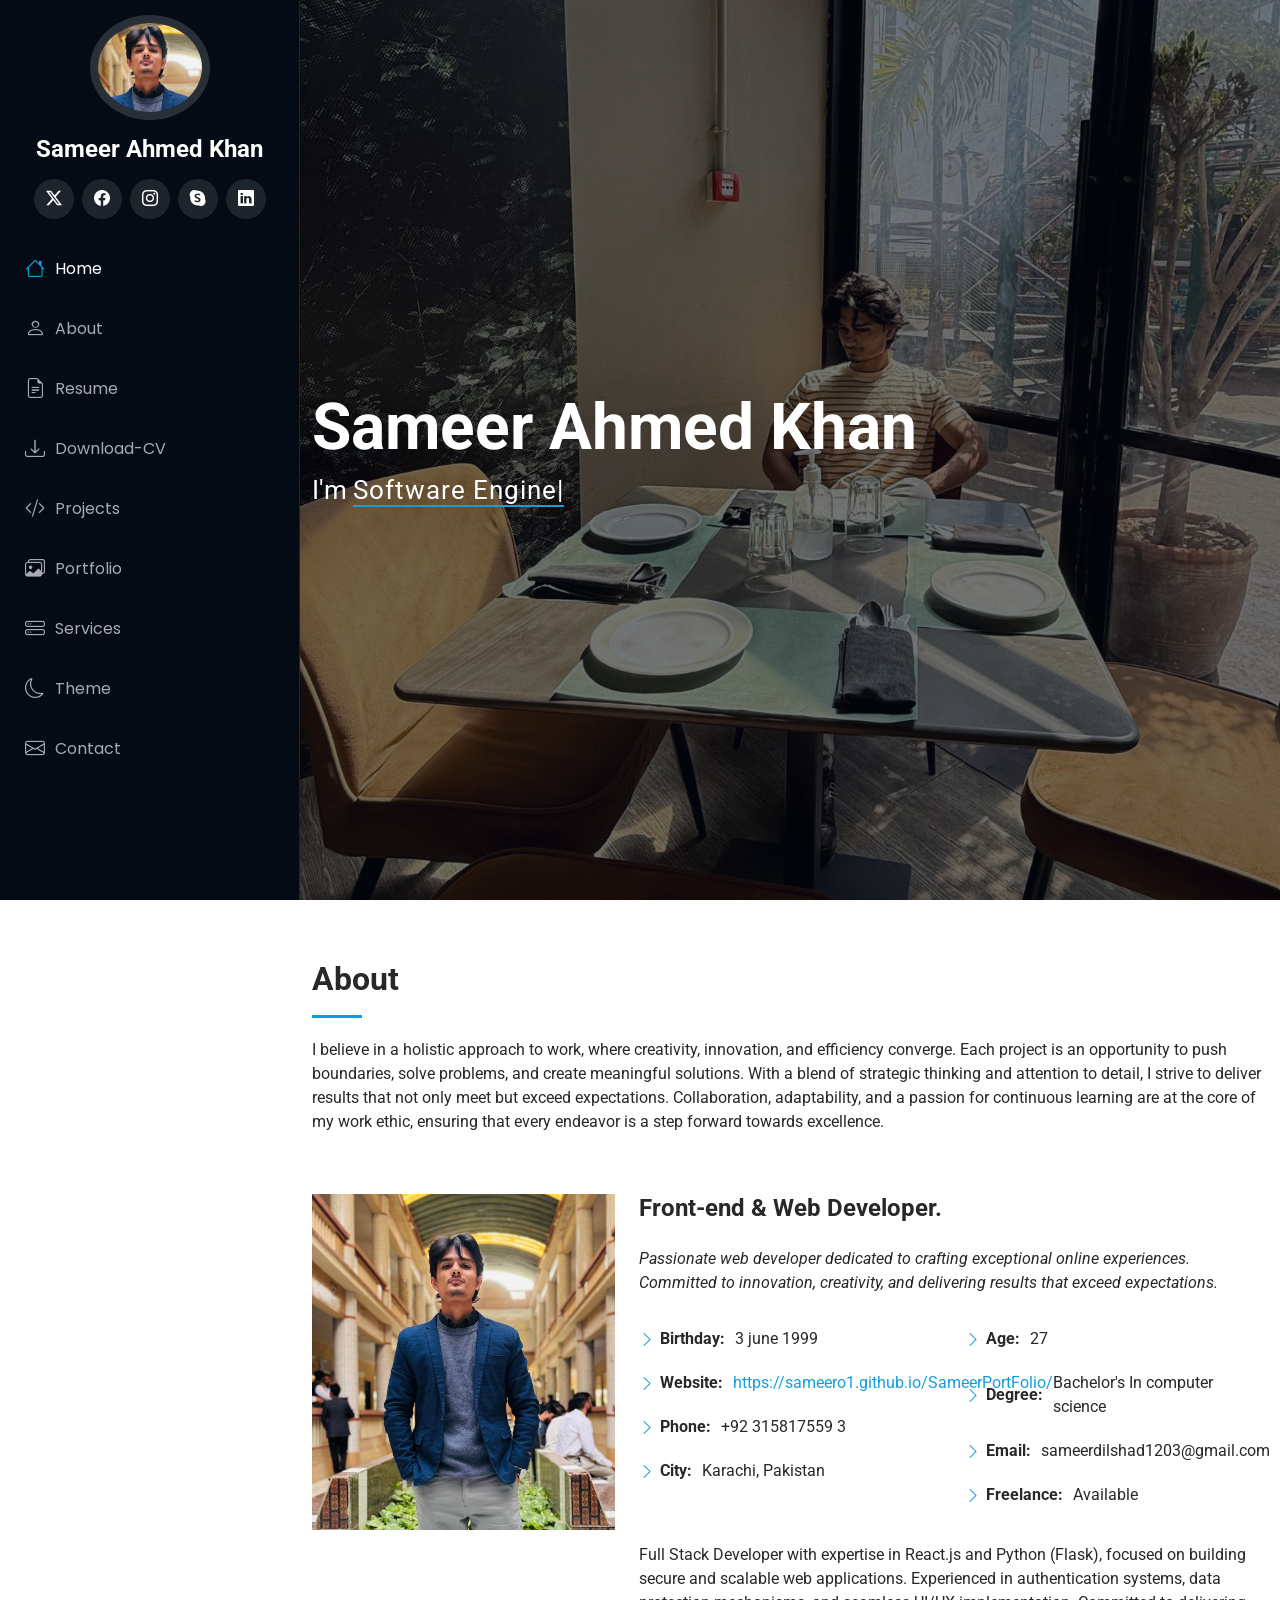
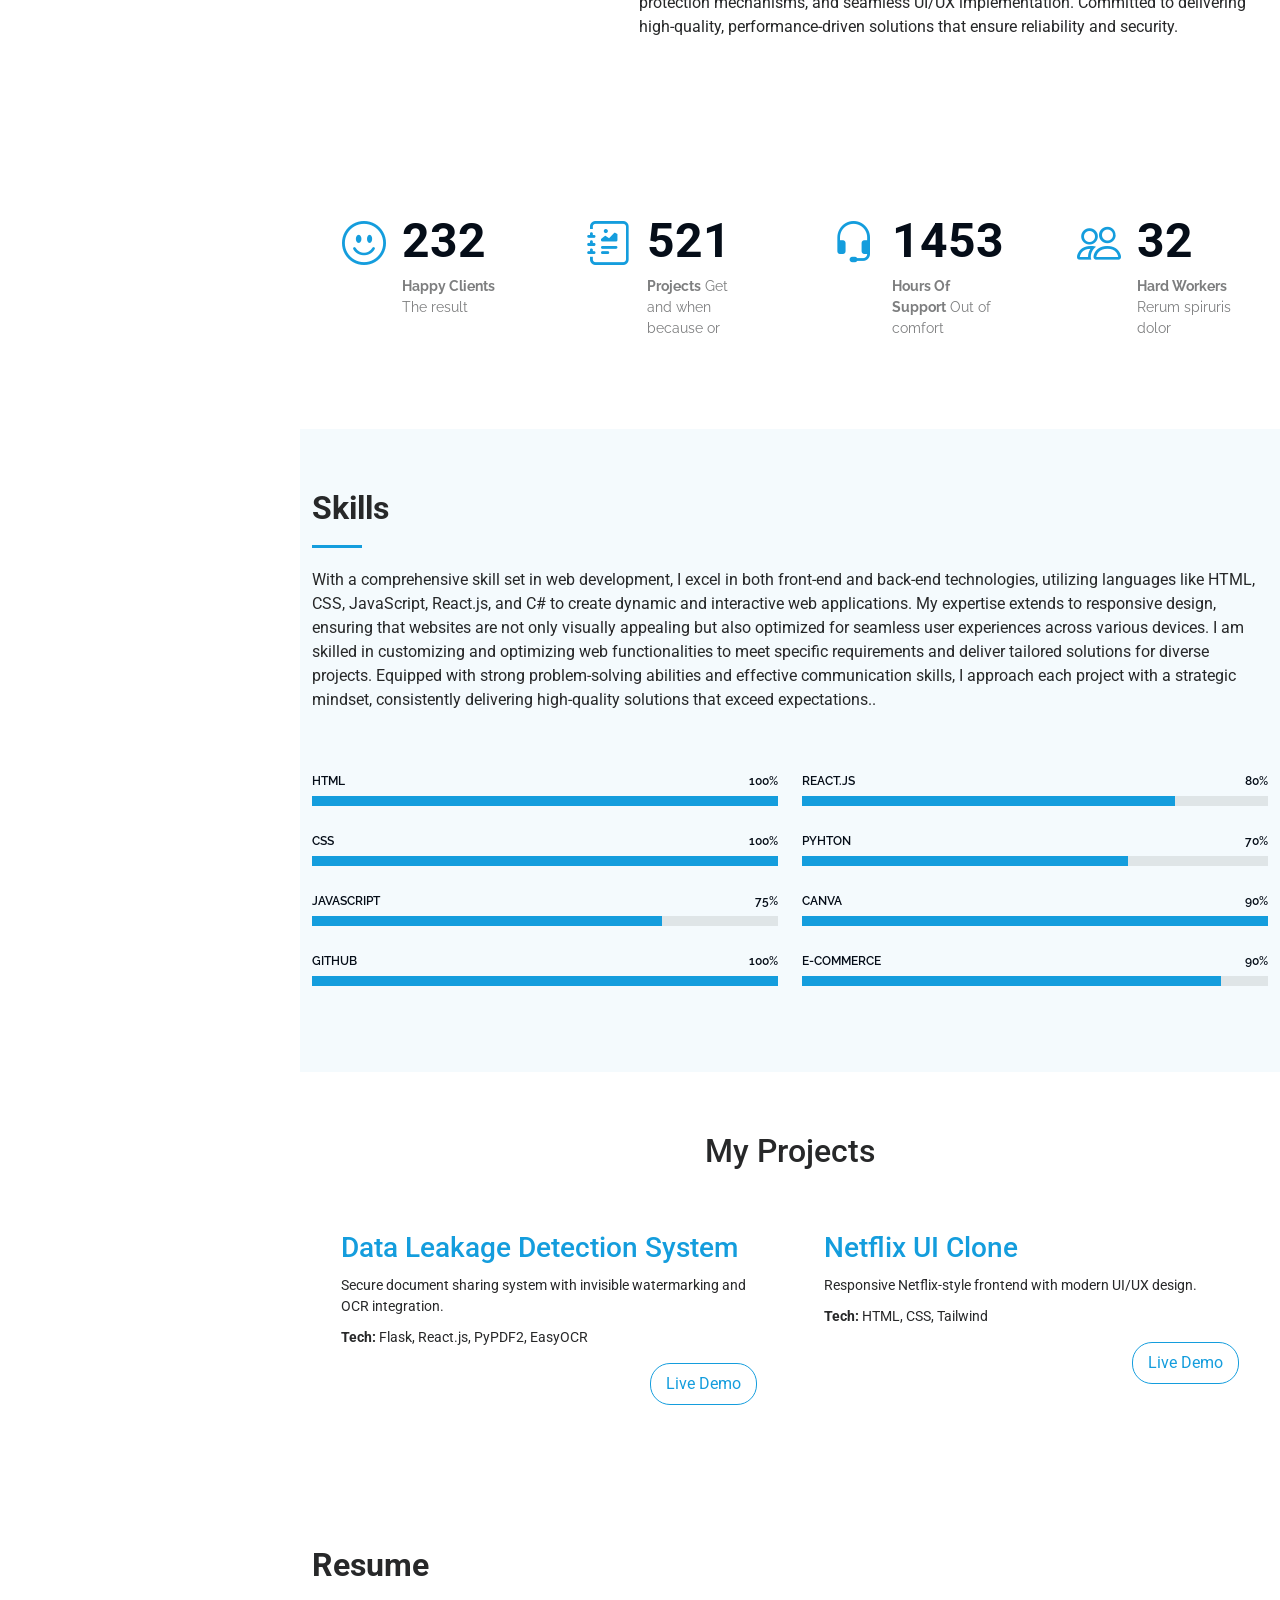
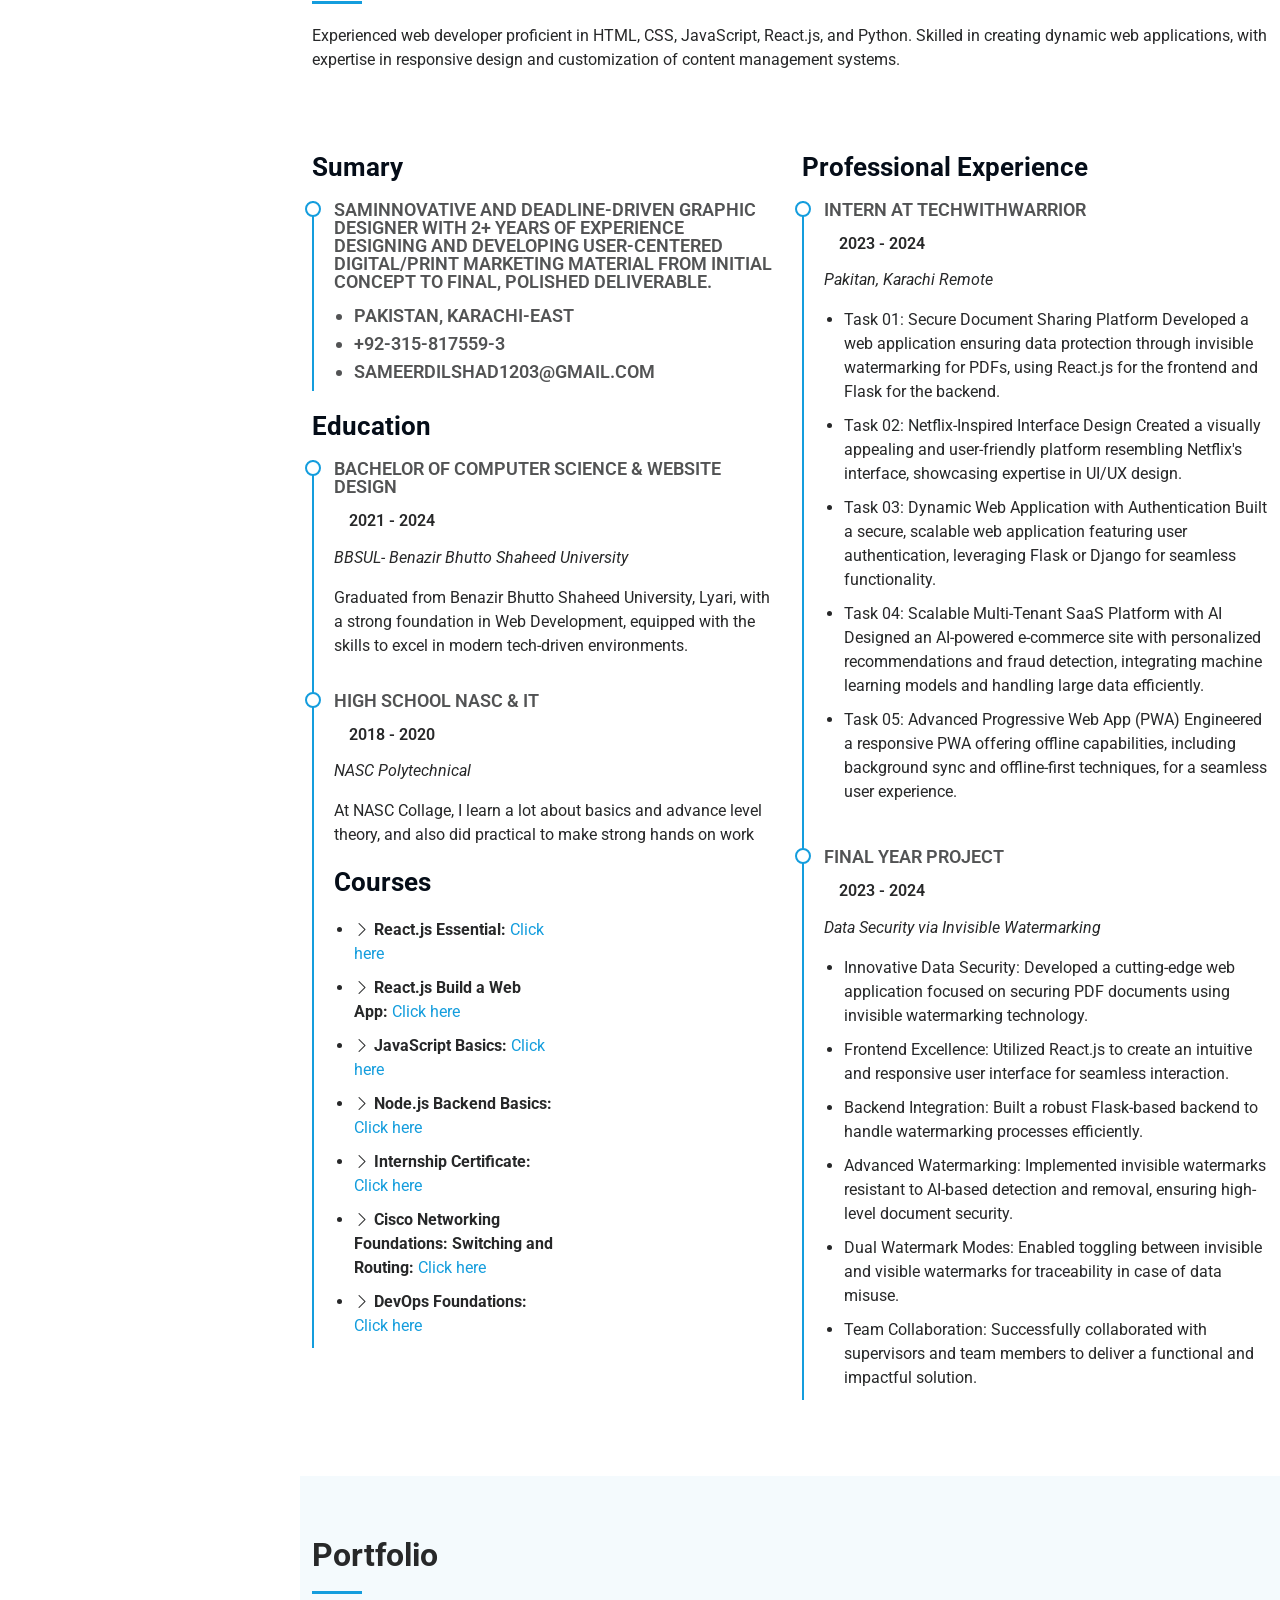
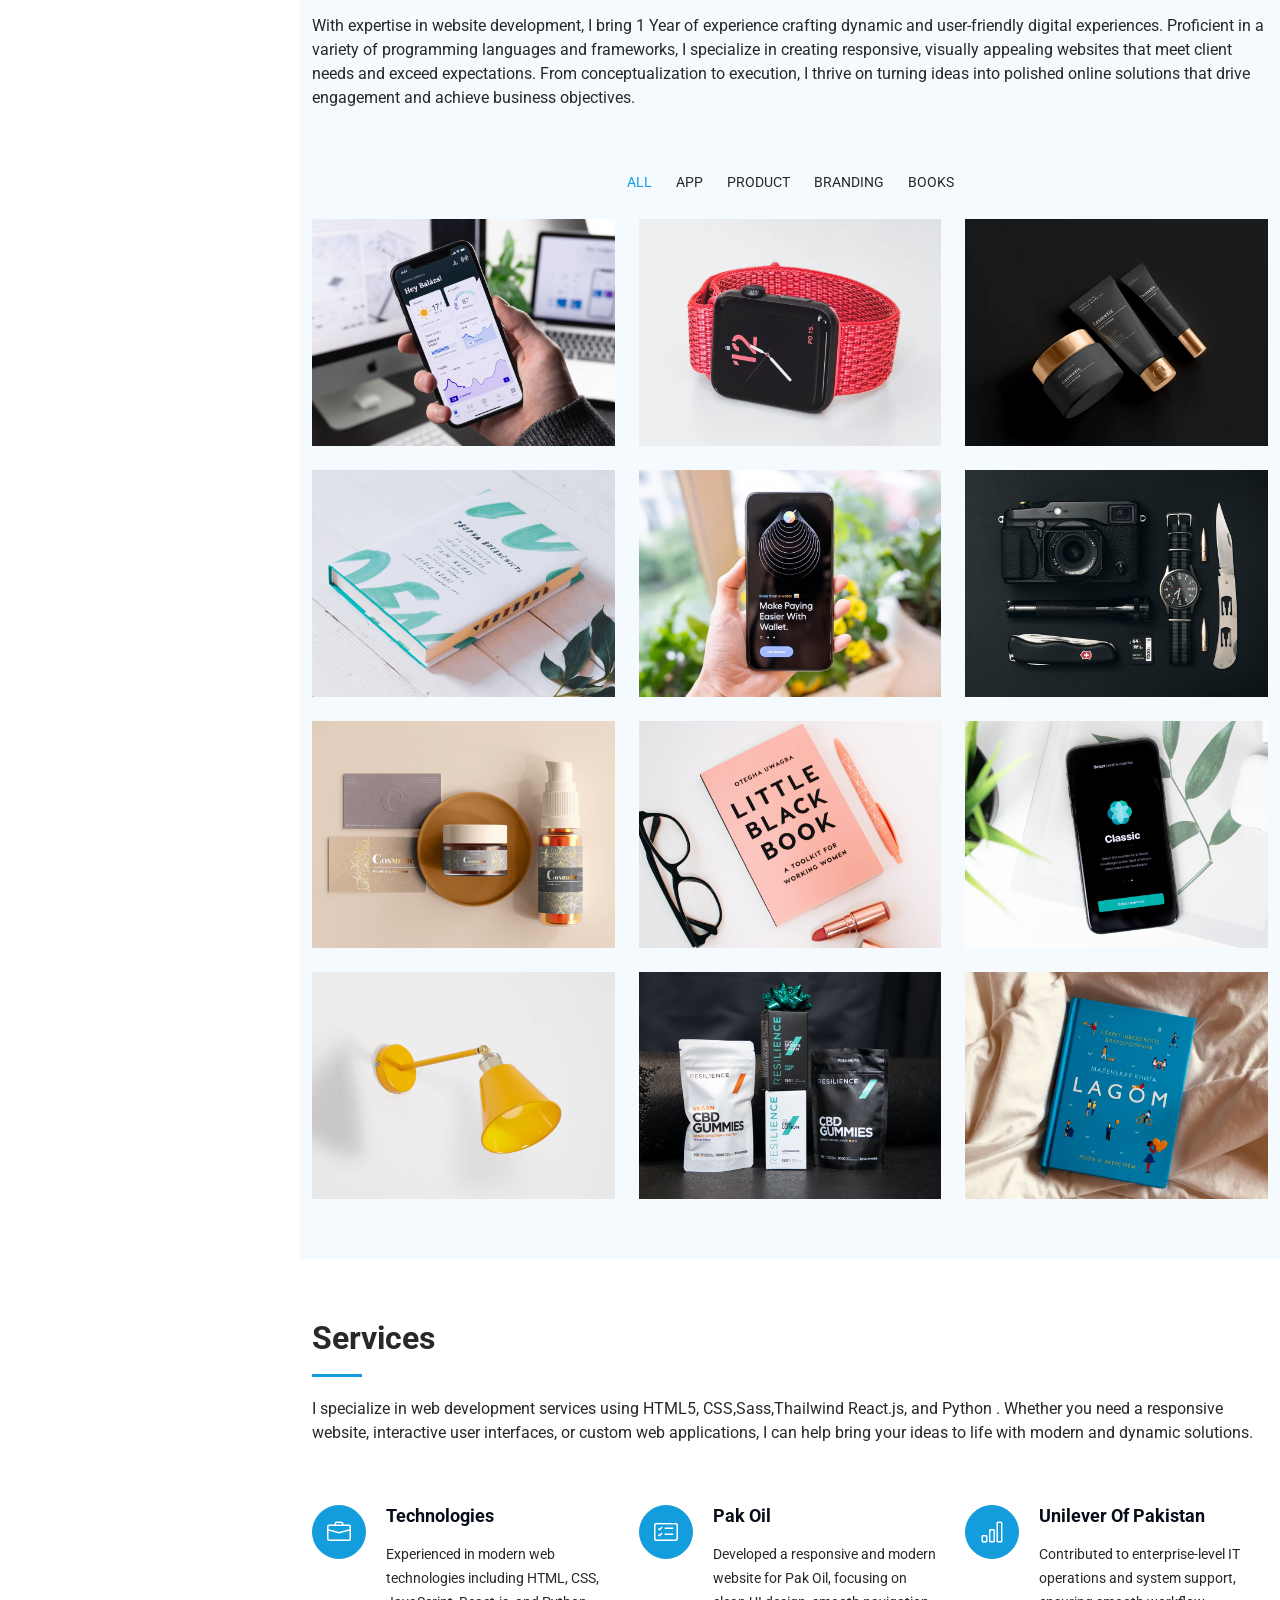
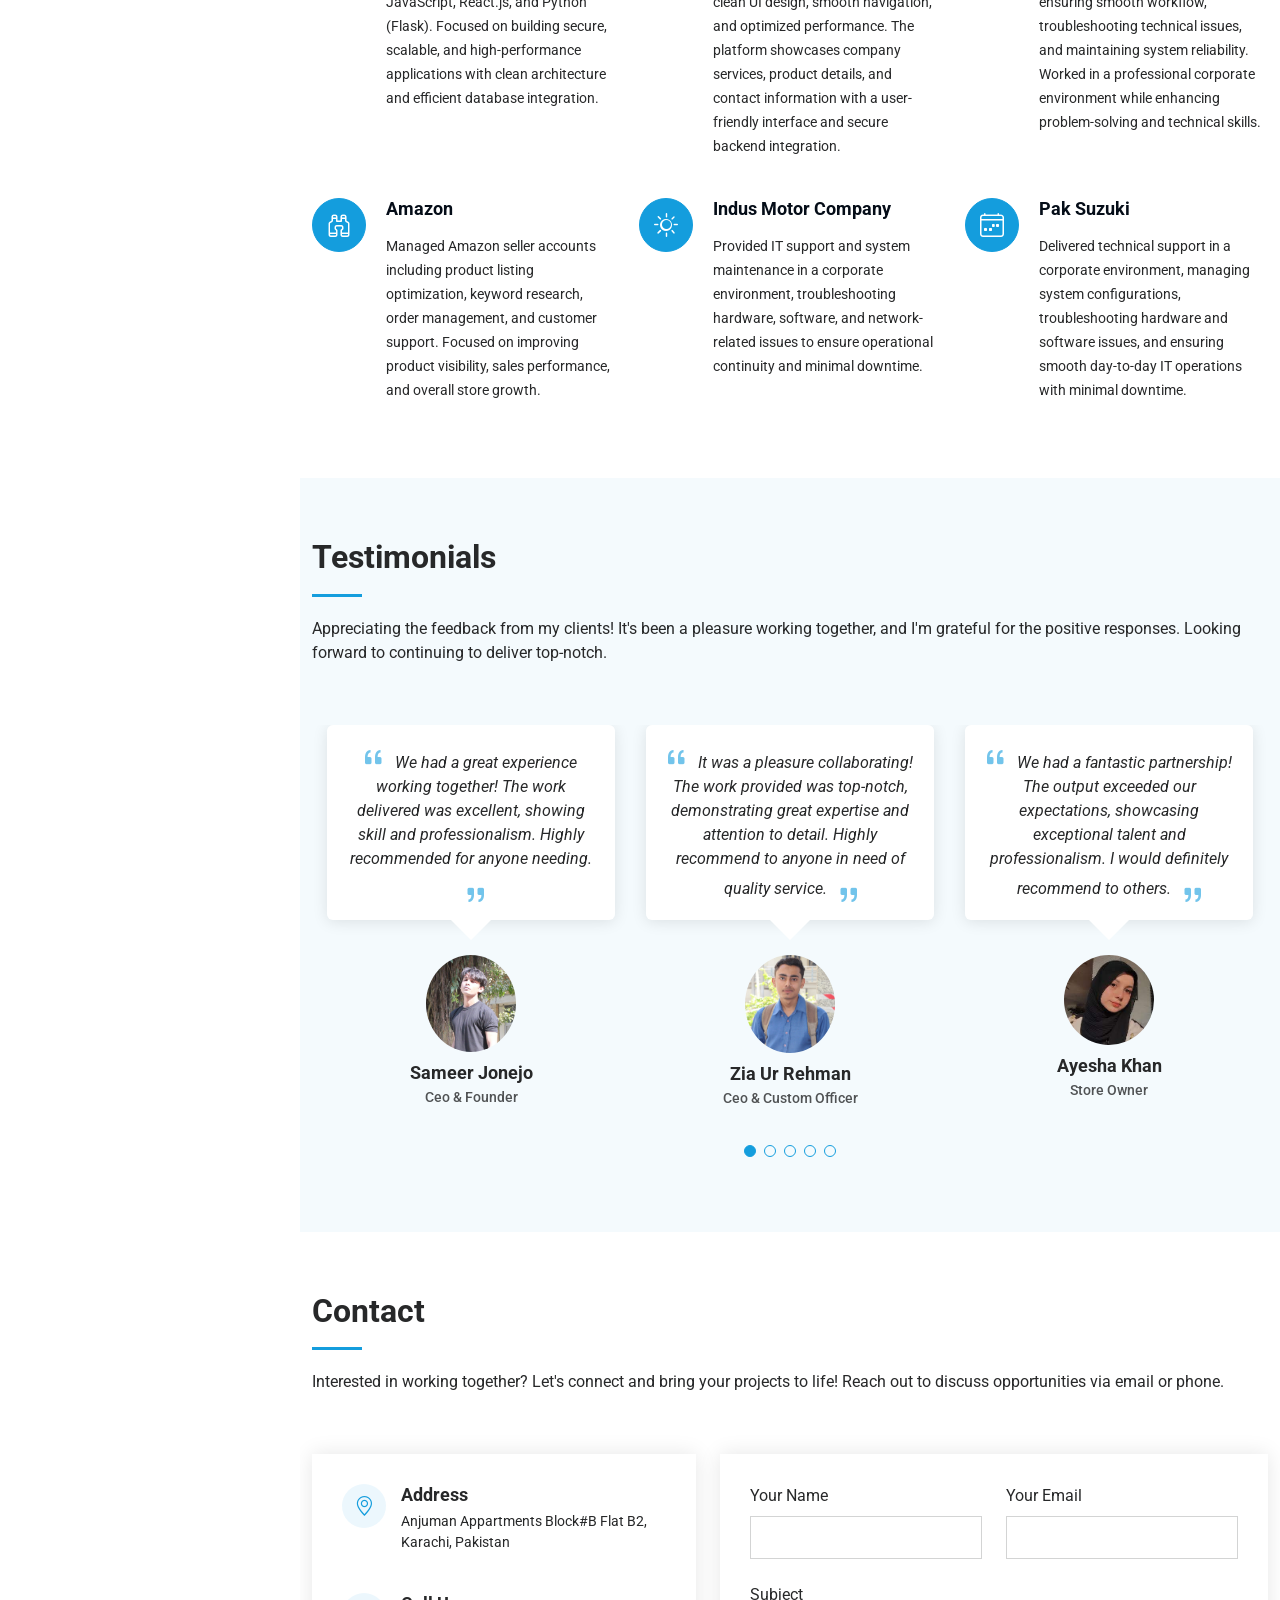
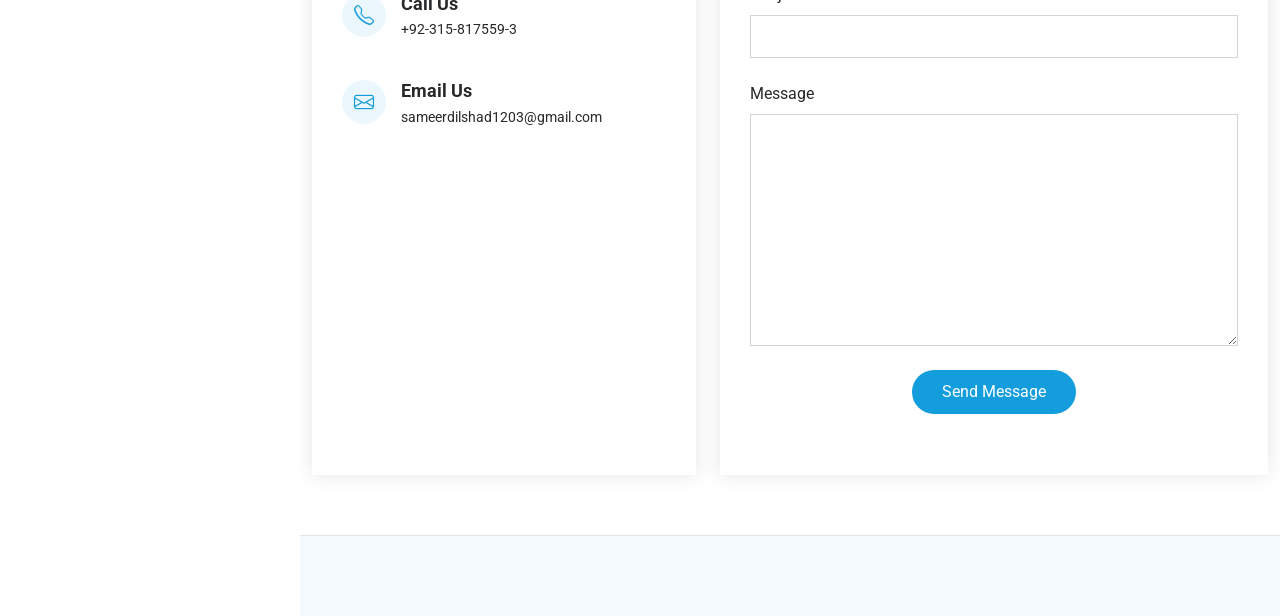
<file: index.html>
<!DOCTYPE html>
<html lang="en">

<head>
  <meta charset="utf-8">
  <meta content="width=device-width, initial-scale=1.0" name="viewport">
  <title>Sameer Ahmed Khan Portfolio</title>
  <meta content="" name="description">
  <meta content="" name="keywords">

  <!-- Favicons -->
  <link href="assets/img/favicon.png" rel="icon">
  <link href="assets/img/apple-touch-icon.png" rel="apple-touch-icon">

  <!-- Fonts -->
  <link href="https://fonts.googleapis.com" rel="preconnect">
  <link href="https://fonts.gstatic.com" rel="preconnect" crossorigin>
  <link href="https://fonts.googleapis.com/css2?family=Roboto:ital,wght@0,100;0,300;0,400;0,500;0,700;0,900;1,100;1,300;1,400;1,500;1,700;1,900&family=Poppins:ital,wght@0,100;0,200;0,300;0,400;0,500;0,600;0,700;0,800;0,900;1,100;1,200;1,300;1,400;1,500;1,600;1,700;1,800;1,900&family=Raleway:ital,wght@0,100;0,200;0,300;0,400;0,500;0,600;0,700;0,800;0,900;1,100;1,200;1,300;1,400;1,500;1,600;1,700;1,800;1,900&display=swap" rel="stylesheet">

  <!-- Vendor CSS Files -->
  <link href="assets/vendor/bootstrap/css/bootstrap.min.css" rel="stylesheet">
  <link href="assets/vendor/bootstrap-icons/bootstrap-icons.css" rel="stylesheet">
  <link href="assets/vendor/aos/aos.css" rel="stylesheet">
  <link href="assets/vendor/glightbox/css/glightbox.min.css" rel="stylesheet">
  <link href="assets/vendor/swiper/swiper-bundle.min.css" rel="stylesheet">

  <!-- Main CSS File -->
  <link href="assets/css/main.css" rel="stylesheet">

  <!-- =======================================================
  * Template Name: iPortfolio
  * Template URL: https://bootstrapmade.com/iportfolio-bootstrap-portfolio-websites-template/
  * Updated: Jun 29 2024 with Bootstrap v5.3.3
  * Author: BootstrapMade.com
  * License: https://bootstrapmade.com/license/
  ======================================================== -->
</head>

<body class="index-page">

  <header id="header" class="header dark-background d-flex flex-column">
    <i class="header-toggle d-xl-none bi bi-list"></i>

    <div class="profile-img">
      <img src="assets/img/my-profile-i.jpg" alt="" class="img-fluid rounded-circle">
    </div>

    <a href="index.html" class="logo d-flex align-items-center justify-content-center">
      <!-- Uncomment the line below if you also wish to use an image logo -->
      <!-- <img src="assets/img/llogo.jpg" alt=""> -->
      <h1 class="sitename">Sameer Ahmed Khan</h1>
    </a>

    <div class="social-links text-center">
      <a href="#" class="twitter" title="Twitter"><i class="bi bi-twitter-x"></i></a>
      <a href="https://www.facebook.com/profile.php?id=100006979038011" class="facebook" target="_blank" rel="noopener noreferrer" title="Facebook"><i class="bi bi-facebook"></i></a>
      <a href="https://www.instagram.com/im_sameer._.khan" class="instagram" target="_blank" rel="noopener noreferrer" title="Instagram"><i class="bi bi-instagram"></i></a>
      <a href="#" class="google-plus" title="Skype"><i class="bi bi-skype"></i></a>
      <a href="https://www.linkedin.com/in/sameer-khan-5a8b8118a/" class="linkedin" target="_blank" rel="noopener noreferrer" title="LinkedIn"><i class="bi bi-linkedin"></i></a>
    </div>

    <nav id="navmenu" class="navmenu">
      <ul>
        <li><a href="#hero" class="active"><i class="bi bi-house navicon"></i>Home</a></li>
        <li><a href="#about"><i class="bi bi-person navicon"></i> About</a></li>
        <li><a href="#resume"><i class="bi bi-file-earmark-text navicon"></i> Resume</a></li>
        <li><a href="assets/cv.pdf" download><i class="bi bi-download navicon"></i> Download-CV</a></li>
        <li><a href="#projects"><i class="bi bi-code-slash navicon"></i> Projects</a></li>
        <li><a href="#portfolio"><i class="bi bi-images navicon"></i> Portfolio</a></li>
        <li><a href="#services"><i class="bi bi-hdd-stack navicon"></i> Services</a></li>
        <li>
          <a href="#" id="themeToggle">
            <i class="bi bi-moon navicon"></i> Theme
          </a>
        </li>



    <!-- THEME TOGGLE -->
    <!-- <li>
      <a href="#" id="themeToggle">
        <i class="bi bi-moon navicon"></i> Theme
      </a>
    </li> -->
    
        <!-- <li class="dropdown"><a href="#"><i class="bi bi-menu-button navicon"></i> <span>Dropdown</span> <i class="bi bi-chevron-down toggle-dropdown"></i></a>
          <ul>
            <li><a href="#">Dropdown 1</a></li>
            <li class="dropdown"><a href="#"><span>Deep Dropdown</span> <i class="bi bi-chevron-down toggle-dropdown"></i></a>
              <ul>
                <li><a href="#">Deep Dropdown 1</a></li>
                <li><a href="#">Deep Dropdown 2</a></li>
                <li><a href="#">Deep Dropdown 3</a></li>
                <li><a href="#">Deep Dropdown 4</a></li>
                <li><a href="#">Deep Dropdown 5</a></li>
              </ul>
            </li>
            <li><a href="#">Dropdown 2</a></li>
            <li><a href="#">Dropdown 3</a></li>
            <li><a href="#">Dropdown 4</a></li>
          </ul>
        </li> -->
        <li><a href="#contact"><i class="bi bi-envelope navicon"></i> Contact</a></li>
      </ul>
    </nav>

  </header>

  <main class="main">

    <!-- Hero Section -->
    <section id="hero" class="hero section dark-background">

      <img src="assets/img/zero-bg.jpg" alt="" data-aos="fade-in" class="">
<div class="container" data-aos="fade-up" data-aos-delay="100">
  <h2>Sameer Ahmed Khan</h2>
  <p>I'm <span class="typed" data-typed-items="Software Engineer, Front-end Developer, Python Flask Specialist">Software Engineer</span><span class="typed-cursor typed-cursor--blink" aria-hidden="true"></span></p>
</div>

    </section><!-- /Hero Section -->

    <!-- About Section -->
    <section id="about" class="about section">

      <!-- Section Title -->
      <div class="container section-title" data-aos="fade-up">
        <h2>About</h2>
        <p>I believe in a holistic approach to work, where creativity, innovation, and efficiency converge. Each project is an opportunity to push boundaries, solve problems, and create meaningful solutions. With a blend of strategic thinking and attention to detail, I strive to deliver results that not only meet but exceed expectations. Collaboration, adaptability, and a passion for continuous learning are at the core of my work ethic, ensuring that every endeavor is a step forward towards excellence.</p>
      </div><!-- End Section Title -->

      <div class="container" data-aos="fade-up" data-aos-delay="100">

        <div class="row gy-4 justify-content-center">
          <div class="col-lg-4">
            <img src="assets/img/my-profile-imgg.jpg" class="img-fluid" alt="">
          </div>
          <div class="col-lg-8 content">
            <h2>Front-end &amp; Web Developer.</h2>
            <p class="fst-italic py-3">
              Passionate web developer dedicated to crafting exceptional online experiences. Committed to innovation, creativity, and delivering results that exceed expectations.
            </p>
            <div class="row">
              <div class="col-lg-6">
                <ul>
                  <li><i class="bi bi-chevron-right"></i> <strong>Birthday:</strong> <span>3 june 1999</span></li>
                  <li><i class="bi bi-chevron-right"></i> <strong>Website:</strong> <span><a href="https://sameero1.github.io/SameerPortFolio/" target="_blank" rel="noopener noreferrer">https://sameero1.github.io/SameerPortFolio/</a></span></li>
                  <li><i class="bi bi-chevron-right"></i> <strong>Phone:</strong> <span>+92 315817559 3</span></li>
                  <li><i class="bi bi-chevron-right"></i> <strong>City:</strong> <span>Karachi, Pakistan</span></li>
                </ul>
              </div>
              <div class="col-lg-6">
                <ul>
                  <li><i class="bi bi-chevron-right"></i> <strong>Age:</strong> <span id="age">24</span></li>
                  <li><i class="bi bi-chevron-right"></i> <strong>Degree:</strong> <span>Bachelor's In computer science</span></li>
                  <li><i class="bi bi-chevron-right"></i> <strong>Email:</strong> <span>sameerdilshad1203@gmail.com</span></li>
                  <li><i class="bi bi-chevron-right"></i> <strong>Freelance:</strong> <span>Available</span></li>
                </ul>
              </div>
            </div>
            <p class="py-3">
              Full Stack Developer with expertise in React.js and Python (Flask), focused on building secure and scalable web applications. Experienced in authentication systems, data protection mechanisms, and seamless UI/UX implementation. Committed to delivering high-quality, performance-driven solutions that ensure reliability and security.
            </p>
          </div>
        </div>

      </div>

    </section><!-- /About Section -->

    <!-- Stats Section -->
    <section id="stats" class="stats section">

      <div class="container" data-aos="fade-up" data-aos-delay="100">

        <div class="row gy-4">

          <div class="col-lg-3 col-md-6">
            <div class="stats-item">
              <i class="bi bi-emoji-smile"></i>
              <span data-purecounter-start="0" data-purecounter-end="232" data-purecounter-duration="1" class="purecounter"></span>
              <p><strong>Happy Clients</strong> <span>The result</span></p>
            </div>
          </div><!-- End Stats Item -->

          <div class="col-lg-3 col-md-6">
            <div class="stats-item">
              <i class="bi bi-journal-richtext"></i>
              <span data-purecounter-start="0" data-purecounter-end="521" data-purecounter-duration="1" class="purecounter"></span>
              <p><strong>Projects</strong> <span>Get and when because or</span></p>
            </div>
          </div><!-- End Stats Item -->

          <div class="col-lg-3 col-md-6">
            <div class="stats-item">
              <i class="bi bi-headset"></i>
              <span data-purecounter-start="0" data-purecounter-end="1453" data-purecounter-duration="1" class="purecounter"></span>
              <p><strong>Hours Of Support</strong> <span>Out of comfort</span></p>
            </div>
          </div><!-- End Stats Item -->

          <div class="col-lg-3 col-md-6">
            <div class="stats-item">
              <i class="bi bi-people"></i>
              <span data-purecounter-start="0" data-purecounter-end="32" data-purecounter-duration="1" class="purecounter"></span>
              <p><strong>Hard Workers</strong> <span>Rerum spiruris dolor</span></p>
            </div>
          </div><!-- End Stats Item -->

        </div>

      </div>

    </section><!-- /Stats Section -->

    <!-- Skills Section -->
    <section id="skills" class="skills section light-background">

      <!-- Section Title -->
      <div class="container section-title" data-aos="fade-up">
        <h2>Skills</h2>
        <p>With a comprehensive skill set in web development, I excel in both front-end and back-end technologies, utilizing languages like HTML, CSS, JavaScript, React.js, and C# to create dynamic and interactive web applications. My expertise extends to responsive design, ensuring that websites are not only visually appealing but also optimized for seamless user experiences across various devices.

          I am skilled in customizing and optimizing web functionalities to meet specific requirements and deliver tailored solutions for diverse projects. Equipped with strong problem-solving abilities and effective communication skills, I approach each project with a strategic mindset, consistently delivering high-quality solutions that exceed expectations..</p>
      </div><!-- End Section Title -->

      <div class="container" data-aos="fade-up" data-aos-delay="100">

        <div class="row skills-content skills-animation">

          <div class="col-lg-6">

            <div class="progress">
              <span class="skill"><span>HTML</span> <i class="val">100%</i></span>
              <div class="progress-bar-wrap">
                <div class="progress-bar" role="progressbar" aria-valuenow="100" aria-valuemin="0" aria-valuemax="100" title="HTML"></div>
              </div>
            </div><!-- End Skills Item -->

            <div class="progress">
              <span class="skill"><span>CSS</span> <i class="val">100%</i></span>
              <div class="progress-bar-wrap">
                <div class="progress-bar" role="progressbar" aria-valuenow="100" aria-valuemin="0" aria-valuemax="100" title="CSS"></div>
              </div>
            </div><!-- End Skills Item -->

            <div class="progress">
              <span class="skill"><span>JavaScript</span> <i class="val">75%</i></span>
              <div class="progress-bar-wrap">
                <div class="progress-bar" role="progressbar" aria-valuenow="75" aria-valuemin="0" aria-valuemax="100" title="JavaScript"></div>
              </div>
            </div><!-- End Skills Item -->
                        <div class="progress">
              <span class="skill"><span>Github</span> <i class="val">100%</i></span>
              <div class="progress-bar-wrap">
                <div class="progress-bar" role="progressbar" aria-valuenow="100" aria-valuemin="0" aria-valuemax="100" title="Github"></div>
              </div>
            </div><!-- End Skills Item -->

          </div>

          <div class="col-lg-6">

            <div class="progress">
              <span class="skill"><span>React.Js</span> <i class="val">80%</i></span>
              <div class="progress-bar-wrap">
                <div class="progress-bar" role="progressbar" aria-valuenow="80" aria-valuemin="0" aria-valuemax="100" title="React.Js"></div>
              </div>
            </div><!-- End Skills Item -->

            <div class="progress">
              <span class="skill"><span>Pyhton</span> <i class="val">70%</i></span>
              <div class="progress-bar-wrap">
                <div class="progress-bar" role="progressbar" aria-valuenow="70" aria-valuemin="0" aria-valuemax="100" title="Python"></div>
              </div>
            </div><!-- End Skills Item -->

            <div class="progress">
              <span class="skill"><span>Canva</span> <i class="val">90%</i></span>
              <div class="progress-bar-wrap">
                <div class="progress-bar" role="progressbar" aria-valuenow="100" aria-valuemin="0" aria-valuemax="100" title="Canva"></div>
              </div>
            </div><!-- End Skills Item -->
                        <div class="progress">
              <span class="skill"><span>E-commerce</span> <i class="val">90%</i></span>
              <div class="progress-bar-wrap">
                <div class="progress-bar" role="progressbar" aria-valuenow="90" aria-valuemin="0" aria-valuemax="100" title="E-commerce"></div>
              </div>
            </div><!-- End Skills Item -->

          </div>

        </div>

      </div>

    </section><!-- /Skills Section -->

    <!-- ======= Projects Section ======= -->
<section id="projects" class="projects-section">

  <h2>My Projects</h2>

  <div class="projects-container">

    <!-- Project 1 -->
    <div class="project-card" data-aos="zoom-in">
      <h3>Data Leakage Detection System</h3>
      <p>
        Secure document sharing system with invisible watermarking and OCR integration.
      </p>
      <p><strong>Tech:</strong> Flask, React.js, PyPDF2, EasyOCR</p>
      
      <div class="project-buttons">
        <a href="https://sameero1.github.io/securedoc-watermark/" target="_blank" rel="noopener noreferrer" class="btn-outline">Live Demo</a>
      </div>
    </div>

    <!-- Project 2 -->
    <div class="project-card" data-aos="zoom-in">
      <h3>Netflix UI Clone</h3>
      <p>
        Responsive Netflix-style frontend with modern UI/UX design.
      </p>
      <p><strong>Tech:</strong> HTML, CSS, Tailwind</p>

      <div class="project-buttons">
        <a href="https://sameero1.github.io/Movie-web/" target="_blank" rel="noopener noreferrer" class="btn-outline">Live Demo</a>
      </div>
    </div>

    <!-- Project 3 -->
    <!-- <div class="project-card" data-aos="zoom-in">
      <h3>Portfolio Website</h3>
      <p>
        Personal portfolio with animations, glass UI, and responsive design.
      </p>
      <p><strong>Tech:</strong> HTML, CSS, JavaScript</p>

      <div class="project-buttons">
        <a href="#" class="btn-outline">Live</a>
        <a href="#" class="btn-outline">Code</a>
      </div>
    </div> -->

  </div>

</section>

    <!-- Resume Section -->
    <section id="resume" class="resume section">

      <!-- Section Title -->
      <div class="container section-title" data-aos="fade-up">
        <h2>Resume</h2>
        <p>Experienced web developer proficient in HTML, CSS, JavaScript, React.js, and Python. Skilled in creating dynamic web applications, with expertise in responsive design and customization of content management systems.</p>
      </div><!-- End Section Title -->

      <div class="container">

        <div class="row">

          <div class="col-lg-6" data-aos="fade-up" data-aos-delay="100">
            <h3 class="resume-title">Sumary</h3>

            <div class="resume-item pb-0">
              <h4>SamInnovative and deadline-driven Graphic Designer with 2+ years of experience designing and developing user-centered digital/print marketing material from initial concept to final, polished deliverable.</em></p>
              <ul>
                <li>Pakistan, Karachi-East</li>
                <li>+92-315-817559-3</li>
                <li>sameerdilshad1203@gmail.com</li>
              </ul>
            </div><!-- Edn Resume Item -->

            <h3 class="resume-title">Education</h3>
            <div class="resume-item">
              <h4>Bachelor of Computer Science &amp; Website Design</h4>
              <h5>2021 - 2024</h5>
              <p><em>BBSUL- Benazir Bhutto Shaheed University</em></p>
              <p>Graduated from Benazir Bhutto Shaheed University, Lyari, with a strong foundation in Web Development, equipped with the skills to excel in modern tech-driven environments.</p>
            </div><!-- Edn Resume Item -->

            <div class="resume-item">
              <h4>High school NASC &amp;  IT</h4>
              <h5>2018 - 2020</h5>
              <p><em>NASC Polytechnical</em></p>
              <p>At NASC Collage, I learn a lot about basics and advance level theory, and also did practical to make strong hands on work</p>

            <h3 class="resume-title">Courses</h3>
              <div class="col-lg-6">
                <ul>
                  <li><i class="bi bi-chevron-right"></i> <strong>React.js Essential:</strong> <span><a href="https://lnkd.in/d88eWcbf" target="_blank" rel="noopener noreferrer">Click here</a></span></li>
                  <li><i class="bi bi-chevron-right"></i> <strong>React.js Build a Web App:</strong> <span><a href="https://coursera.org/share/758e399326208b691234f3b39d1405f2" target="_blank" rel="noopener noreferrer">Click here</a></span></li>
                  <li><i class="bi bi-chevron-right"></i> <strong>JavaScript Basics:</strong> <span><a href="https://lnkd.in/dn3wVetM" target="_blank" rel="noopener noreferrer">Click here</a></span></li>
                  <li><i class="bi bi-chevron-right"></i> <strong>Node.js Backend Basics:</strong> <span><a href="https://coursera.org/share/6afd3596464f704d8f753f61c3738560" target="_blank" rel="noopener noreferrer">Click here</a></span></li>
                  <li><i class="bi bi-chevron-right"></i> <strong>Internship Certificate:</strong> <span><a href="https://www.linkedin.com/posts/sameer-khan-5a8b8118a_webdevelopment-internship-flask-activity-7244018731960459264-7vh6?utm_source=share&utm_medium=member_desktop&rcm=ACoAACyq9hABgH9BnL0P13QUiP1vKO8cN04k_mg" target="_blank" rel="noopener noreferrer">Click here</a></span></li>
                  <li><i class="bi bi-chevron-right"></i> <strong>Cisco Networking Foundations: Switching and Routing:</strong> <span><a href="https://lnkd.in/dTYSBcjJ" target="_blank" rel="noopener noreferrer">Click here</a></span></li>
                  <li><i class="bi bi-chevron-right"></i> <strong>DevOps Foundations:</strong> <span><a href=" https://lnkd.in/dnaD95eA" target="_blank" rel="noopener noreferrer">Click here</a></span></li>
                </ul>
              </div>

            </div><!-- Edn Resume Item -->

          </div>

          <div class="col-lg-6" data-aos="fade-up" data-aos-delay="200">
            <h3 class="resume-title">Professional Experience</h3>
            <div class="resume-item">
              <h4>Intern at TechWithWarrior</h4>
              <h5>2023 - 2024</h5>
              <p><em>Pakitan, Karachi Remote </em></p>
              <ul>
                <li>Task 01: Secure Document Sharing Platform
                  Developed a web application ensuring data protection through invisible watermarking for PDFs, using React.js for the frontend and Flask for the backend.</li>
                <li>Task 02: Netflix-Inspired Interface Design
                  Created a visually appealing and user-friendly platform resembling Netflix's interface, showcasing expertise in UI/UX design. </li>
                <li>Task 03: Dynamic Web Application with Authentication
                  Built a secure, scalable web application featuring user authentication, leveraging Flask or Django for seamless functionality.</li>
                <li>Task 04: Scalable Multi-Tenant SaaS Platform with AI
                  Designed an AI-powered e-commerce site with personalized recommendations and fraud detection, integrating machine learning models and handling large data efficiently.</li>
                  <li>Task 05: Advanced Progressive Web App (PWA)
                    Engineered a responsive PWA offering offline capabilities, including background sync and offline-first techniques, for a seamless user experience.</li>
              </ul>
            </div><!-- Edn Resume Item -->

            <div class="resume-item">
              <h4>Final Year Project</h4>
              <h5>2023 - 2024</h5>
              <p><em>Data Security via Invisible Watermarking</em></p>
              <ul>
                <li>Innovative Data Security: Developed a cutting-edge web application focused on securing PDF documents using invisible watermarking technology.</li>
                <li>Frontend Excellence: Utilized React.js to create an intuitive and responsive user interface for seamless interaction.</li>
                <li>Backend Integration: Built a robust Flask-based backend to handle watermarking processes efficiently.</li>
                <li>Advanced Watermarking: Implemented invisible watermarks resistant to AI-based detection and removal, ensuring high-level document security.</li>
                <li>Dual Watermark Modes: Enabled toggling between invisible and visible watermarks for traceability in case of data misuse.</li>
                <li>Team Collaboration: Successfully collaborated with supervisors and team members to deliver a functional and impactful solution.</li>
              </ul>
            </div><!-- Edn Resume Item -->

          </div>

        </div>

      </div>

    </section><!-- /Resume Section -->

    <!-- Portfolio Section -->
    <section id="portfolio" class="portfolio section light-background">

      <!-- Section Title -->
      <div class="container section-title" data-aos="fade-up">
        <h2>Portfolio</h2>
        <p>With expertise in website development, I bring 1 Year of experience crafting dynamic and user-friendly digital experiences. Proficient in a variety of programming languages and frameworks, I specialize in creating responsive, visually appealing websites that meet client needs and exceed expectations. From conceptualization to execution, I thrive on turning ideas into polished online solutions that drive engagement and achieve business objectives.</p>
      </div><!-- End Section Title -->

      <div class="container">

        <div class="isotope-layout" data-default-filter="*" data-layout="masonry" data-sort="original-order">

          <ul class="portfolio-filters isotope-filters" data-aos="fade-up" data-aos-delay="100">
            <li data-filter="*" class="filter-active">All</li>
            <li data-filter=".filter-app">App</li>
            <li data-filter=".filter-product">Product</li>
            <li data-filter=".filter-branding">Branding</li>
            <li data-filter=".filter-books">Books</li>
          </ul><!-- End Portfolio Filters -->

          <div class="row gy-4 isotope-container" data-aos="fade-up" data-aos-delay="200">

            <div class="col-lg-4 col-md-6 portfolio-item isotope-item filter-app">
              <div class="portfolio-content h-100">
                <img src="assets/img/portfolio/app-1.jpg" class="img-fluid" alt="">
                <div class="portfolio-info">
                  <h4>App 1</h4>
                  <p>Lorem ipsum, dolor sit amet consectetur</p>
                  <a href="assets/img/portfolio/app-1.jpg" title="App 1" data-gallery="portfolio-gallery-app" class="glightbox preview-link"><i class="bi bi-zoom-in"></i></a>
                  <a href="portfolio-details.html" title="More Details" class="details-link"><i class="bi bi-link-45deg"></i></a>
                </div>
              </div>
            </div><!-- End Portfolio Item -->  

            <div class="col-lg-4 col-md-6 portfolio-item isotope-item filter-product">
              <div class="portfolio-content h-100">
                <img src="assets/img/portfolio/product-1.jpg" class="img-fluid" alt="">
                <div class="portfolio-info">
                  <h4>Product 1</h4>
                  <p>Lorem ipsum, dolor sit amet consectetur</p>
                  <a href="assets/img/portfolio/product-1.jpg" title="Product 1" data-gallery="portfolio-gallery-product" class="glightbox preview-link"><i class="bi bi-zoom-in"></i></a>
                  <a href="portfolio-details.html" title="More Details" class="details-link"><i class="bi bi-link-45deg"></i></a>
                </div>
              </div>
            </div><!-- End Portfolio Item -->

            <div class="col-lg-4 col-md-6 portfolio-item isotope-item filter-branding">
              <div class="portfolio-content h-100">
                <img src="assets/img/portfolio/branding-1.jpg" class="img-fluid" alt="">
                <div class="portfolio-info">
                  <h4>Branding 1</h4>
                  <p>Lorem ipsum, dolor sit amet consectetur</p>
                  <a href="assets/img/portfolio/branding-1.jpg" title="Branding 1" data-gallery="portfolio-gallery-branding" class="glightbox preview-link"><i class="bi bi-zoom-in"></i></a>
                  <a href="portfolio-details.html" title="More Details" class="details-link"><i class="bi bi-link-45deg"></i></a>
                </div>
              </div>
            </div><!-- End Portfolio Item -->

            <div class="col-lg-4 col-md-6 portfolio-item isotope-item filter-books">
              <div class="portfolio-content h-100">
                <img src="assets/img/portfolio/books-1.jpg" class="img-fluid" alt="">
                <div class="portfolio-info">
                  <h4>Books 1</h4>
                  <p>Lorem ipsum, dolor sit amet consectetur</p>
                  <a href="assets/img/portfolio/books-1.jpg" title="Branding 1" data-gallery="portfolio-gallery-book" class="glightbox preview-link"><i class="bi bi-zoom-in"></i></a>
                  <a href="portfolio-details.html" title="More Details" class="details-link"><i class="bi bi-link-45deg"></i></a>
                </div>
              </div>
            </div><!-- End Portfolio Item -->

            <div class="col-lg-4 col-md-6 portfolio-item isotope-item filter-app">
              <div class="portfolio-content h-100">
                <img src="assets/img/portfolio/app-2.jpg" class="img-fluid" alt="">
                <div class="portfolio-info">
                  <h4>App 2</h4>
                  <p>Lorem ipsum, dolor sit amet consectetur</p>
                  <a href="assets/img/portfolio/app-2.jpg" title="App 2" data-gallery="portfolio-gallery-app" class="glightbox preview-link"><i class="bi bi-zoom-in"></i></a>
                  <a href="portfolio-details.html" title="More Details" class="details-link"><i class="bi bi-link-45deg"></i></a>
                </div>
              </div>
            </div><!-- End Portfolio Item -->

            <div class="col-lg-4 col-md-6 portfolio-item isotope-item filter-product">
              <div class="portfolio-content h-100">
                <img src="assets/img/portfolio/product-2.jpg" class="img-fluid" alt="">
                <div class="portfolio-info">
                  <h4>Product 2</h4>
                  <p>Lorem ipsum, dolor sit amet consectetur</p>
                  <a href="assets/img/portfolio/product-2.jpg" title="Product 2" data-gallery="portfolio-gallery-product" class="glightbox preview-link"><i class="bi bi-zoom-in"></i></a>
                  <a href="portfolio-details.html" title="More Details" class="details-link"><i class="bi bi-link-45deg"></i></a>
                </div>
              </div>
            </div><!-- End Portfolio Item -->

            <div class="col-lg-4 col-md-6 portfolio-item isotope-item filter-branding">
              <div class="portfolio-content h-100">
                <img src="assets/img/portfolio/branding-2.jpg" class="img-fluid" alt="">
                <div class="portfolio-info">
                  <h4>Branding 2</h4>
                  <p>Lorem ipsum, dolor sit amet consectetur</p>
                  <a href="assets/img/portfolio/branding-2.jpg" title="Branding 2" data-gallery="portfolio-gallery-branding" class="glightbox preview-link"><i class="bi bi-zoom-in"></i></a>
                  <a href="portfolio-details.html" title="More Details" class="details-link"><i class="bi bi-link-45deg"></i></a>
                </div>
              </div>
            </div><!-- End Portfolio Item -->

            <div class="col-lg-4 col-md-6 portfolio-item isotope-item filter-books">
              <div class="portfolio-content h-100">
                <img src="assets/img/portfolio/books-2.jpg" class="img-fluid" alt="">
                <div class="portfolio-info">
                  <h4>Books 2</h4>
                  <p>Lorem ipsum, dolor sit amet consectetur</p>
                  <a href="assets/img/portfolio/books-2.jpg" title="Branding 2" data-gallery="portfolio-gallery-book" class="glightbox preview-link"><i class="bi bi-zoom-in"></i></a>
                  <a href="portfolio-details.html" title="More Details" class="details-link"><i class="bi bi-link-45deg"></i></a>
                </div>
              </div>
            </div><!-- End Portfolio Item -->

            <div class="col-lg-4 col-md-6 portfolio-item isotope-item filter-app">
              <div class="portfolio-content h-100">
                <img src="assets/img/portfolio/app-3.jpg" class="img-fluid" alt="">
                <div class="portfolio-info">
                  <h4>App 3</h4>
                  <p>Lorem ipsum, dolor sit amet consectetur</p>
                  <a href="assets/img/portfolio/app-3.jpg" title="App 3" data-gallery="portfolio-gallery-app" class="glightbox preview-link"><i class="bi bi-zoom-in"></i></a>
                  <a href="portfolio-details.html" title="More Details" class="details-link"><i class="bi bi-link-45deg"></i></a>
                </div>
              </div>
            </div><!-- End Portfolio Item -->

            <div class="col-lg-4 col-md-6 portfolio-item isotope-item filter-product">
              <div class="portfolio-content h-100">
                <img src="assets/img/portfolio/product-3.jpg" class="img-fluid" alt="">
                <div class="portfolio-info">
                  <h4>Product 3</h4>
                  <p>Lorem ipsum, dolor sit amet consectetur</p>
                  <a href="assets/img/portfolio/product-3.jpg" title="Product 3" data-gallery="portfolio-gallery-product" class="glightbox preview-link"><i class="bi bi-zoom-in"></i></a>
                  <a href="portfolio-details.html" title="More Details" class="details-link"><i class="bi bi-link-45deg"></i></a>
                </div>
              </div>
            </div><!-- End Portfolio Item -->

            <div class="col-lg-4 col-md-6 portfolio-item isotope-item filter-branding">
              <div class="portfolio-content h-100">
                <img src="assets/img/portfolio/branding-3.jpg" class="img-fluid" alt="">
                <div class="portfolio-info">
                  <h4>Branding 3</h4>
                  <p>Lorem ipsum, dolor sit amet consectetur</p>
                  <a href="assets/img/portfolio/branding-3.jpg" title="Branding 2" data-gallery="portfolio-gallery-branding" class="glightbox preview-link"><i class="bi bi-zoom-in"></i></a>
                  <a href="portfolio-details.html" title="More Details" class="details-link"><i class="bi bi-link-45deg"></i></a>
                </div>
              </div>
            </div><!-- End Portfolio Item -->

            <div class="col-lg-4 col-md-6 portfolio-item isotope-item filter-books">
              <div class="portfolio-content h-100">
                <img src="assets/img/portfolio/books-3.jpg" class="img-fluid" alt="">
                <div class="portfolio-info">
                  <h4>Books 3</h4>
                  <p>Lorem ipsum, dolor sit amet consectetur</p>
                  <a href="assets/img/portfolio/books-3.jpg" title="Branding 3" data-gallery="portfolio-gallery-book" class="glightbox preview-link"><i class="bi bi-zoom-in"></i></a>
                  <a href="portfolio-details.html" title="More Details" class="details-link"><i class="bi bi-link-45deg"></i></a>
                </div>
              </div>
            </div><!-- End Portfolio Item -->

          </div><!-- End Portfolio Container -->

        </div>

      </div>

    </section><!-- /Portfolio Section -->

    <!-- Services Section -->
    <section id="services" class="services section">

      <!-- Section Title -->
      <div class="container section-title" data-aos="fade-up">
        <h2>Services</h2>
        <p>I specialize in web development services using HTML5, CSS,Sass,Thailwind React.js, and Python . Whether you need a responsive website, interactive user interfaces, or custom web applications, I can help bring your ideas to life with modern and dynamic solutions.</p>
      </div><!-- End Section Title -->

      <div class="container">

        <div class="row gy-4">

          <div class="col-lg-4 col-md-6 service-item d-flex" data-aos="fade-up" data-aos-delay="100">
            <div class="icon flex-shrink-0"><i class="bi bi-briefcase"></i></div>
            <div>
              <h4 class="title"><a href="service-details.html" class="stretched-link">Technologies</a></h4>
              <p class="description">Experienced in modern web technologies including HTML, CSS, JavaScript, React.js, and Python (Flask). Focused on building secure, scalable, and high-performance applications with clean architecture and efficient database integration.</p>
            </div>
          </div>
          <!-- End Service Item -->

          <div class="col-lg-4 col-md-6 service-item d-flex" data-aos="fade-up" data-aos-delay="200">
            <div class="icon flex-shrink-0"><i class="bi bi-card-checklist"></i></div>
            <div>
              <h4 class="title"><a href="service-details.html" class="stretched-link">Pak Oil</a></h4>
              <p class="description">Developed a responsive and modern website for Pak Oil, focusing on clean UI design, smooth navigation, and optimized performance. The platform showcases company services, product details, and contact information with a user-friendly interface and secure backend integration.</p>
            </div>
          </div><!-- End Service Item -->

          <div class="col-lg-4 col-md-6 service-item d-flex" data-aos="fade-up" data-aos-delay="300">
            <div class="icon flex-shrink-0"><i class="bi bi-bar-chart"></i></div>
            <div>
              <h4 class="title"><a href="service-details.html" class="stretched-link">Unilever Of Pakistan</a></h4>
              <p class="description">Contributed to enterprise-level IT operations and system support, ensuring smooth workflow, troubleshooting technical issues, and maintaining system reliability. Worked in a professional corporate environment while enhancing problem-solving and technical skills.</p>
            </div>
          </div><!-- End Service Item -->

          <div class="col-lg-4 col-md-6 service-item d-flex" data-aos="fade-up" data-aos-delay="400">
            <div class="icon flex-shrink-0"><i class="bi bi-binoculars"></i></div>
            <div>
              <h4 class="title"><a href="service-details.html" class="stretched-link">Amazon</a></h4>
              <p class="description">Managed Amazon seller accounts including product listing optimization, keyword research, order management, and customer support. Focused on improving product visibility, sales performance, and overall store growth.</p>
            </div>
          </div><!-- End Service Item -->

          <div class="col-lg-4 col-md-6 service-item d-flex" data-aos="fade-up" data-aos-delay="500">
            <div class="icon flex-shrink-0"><i class="bi bi-brightness-high"></i></div>
            <div>
              <h4 class="title"><a href="service-details.html" class="stretched-link">Indus Motor Company</a></h4>
              <p class="description"> Provided IT support and system maintenance in a corporate environment, troubleshooting hardware, software, and network-related issues to ensure operational continuity and minimal downtime.
  </p></p>
            </div>
          </div><!-- End Service Item -->

          <div class="col-lg-4 col-md-6 service-item d-flex" data-aos="fade-up" data-aos-delay="600">
            <div class="icon flex-shrink-0"><i class="bi bi-calendar4-week"></i></div>
            <div>
              <h4 class="title"><a href="service-details.html" class="stretched-link">Pak Suzuki</a></h4>
              <p class="description">Delivered technical support in a corporate environment, managing system configurations, troubleshooting hardware and software issues, and ensuring smooth day-to-day IT operations with minimal downtime.</p>
            </div>
          </div><!-- End Service Item -->

        </div>

      </div>

    </section><!-- /Services Section -->

    <!-- Testimonials Section -->
    <section id="testimonials" class="testimonials section light-background">

      <!-- Section Title -->
      <div class="container section-title" data-aos="fade-up">
        <h2>Testimonials</h2>
        <p>Appreciating the feedback from my clients! It's been a pleasure working together, and I'm grateful for the positive responses. Looking forward to continuing to deliver top-notch.</p>
      </div><!-- End Section Title -->

      <div class="container" data-aos="fade-up" data-aos-delay="100">

        <div class="swiper init-swiper">
          <script type="application/json" class="swiper-config">
            {
              "loop": true,
              "speed": 600,
              "autoplay": {
                "delay": 5000
              },
              "slidesPerView": "auto",
              "pagination": {
                "el": ".swiper-pagination",
                "type": "bullets",
                "clickable": true
              },
              "breakpoints": {
                "320": {
                  "slidesPerView": 1,
                  "spaceBetween": 40
                },
                "1200": {
                  "slidesPerView": 3,
                  "spaceBetween": 1
                }
              }
            }
          </script>
          <div class="swiper-wrapper">

            <div class="swiper-slide">
              <div class="testimonial-item">
                <p>
                  <i class="bi bi-quote quote-icon-left"></i>
                  <span>We had a great experience working together! The work delivered was excellent, showing skill and professionalism. Highly recommended for anyone needing.</span>
                  <i class="bi bi-quote quote-icon-right"></i>
                </p>
                <img src="assets/img/testimonials/testimonials-1.jpg" class="testimonial-img" alt="">
                <h3>Sameer Jonejo</h3>
                <h4>Ceo &amp; Founder</h4>
              </div>
            </div><!-- End testimonial item -->

            <div class="swiper-slide">
              <div class="testimonial-item">
                <p>
                  <i class="bi bi-quote quote-icon-left"></i>
                  <span>It was a pleasure collaborating! The work provided was top-notch, demonstrating great expertise and attention to detail. Highly recommend to anyone in need of quality service.</span>
                  <i class="bi bi-quote quote-icon-right"></i>
                </p>
                <img src="assets/img/testimonials/testimonials-2.jpg" class="testimonial-img" alt="">
                <h3>Zia Ur Rehman</h3>
                <h4>Ceo &amp; Custom Officer</h4>
              </div>
            </div><!-- End testimonial item -->

            <div class="swiper-slide">
              <div class="testimonial-item">
                <p>
                  <i class="bi bi-quote quote-icon-left"></i>
                  <span>We had a fantastic partnership! The output exceeded our expectations, showcasing exceptional talent and professionalism. I would definitely recommend to others.</span>
                  <i class="bi bi-quote quote-icon-right"></i>
                </p>
                <img src="assets/img/testimonials/testimonials-3.jpg" class="testimonial-img" alt="">
                <h3>Ayesha Khan</h3>
                <h4>Store Owner</h4>
              </div>
            </div><!-- End testimonial item -->

            <div class="swiper-slide">
              <div class="testimonial-item">
                <p>
                  <i class="bi bi-quote quote-icon-left"></i>
                  <span> The experience was amazing! The work delivered was of outstanding quality, reflecting both skill and professionalism. I would highly recommend this service to anyone.</span>
                  <i class="bi bi-quote quote-icon-right"></i>
                </p>
                <img src="assets/img/testimonials/testimonials-4.jpg" class="testimonial-img" alt="">
                <h3>Uzaib</h3>
                <h4>Entrepreneur</h4>
              </div>
            </div><!-- End testimonial item -->

            <div class="swiper-slide">
              <div class="testimonial-item">
                <p>
                  <i class="bi bi-quote quote-icon-left"></i>
                  <span>Working together was a wonderful experience! The results were excellent, with a high level of expertise and commitment. Highly recommend for anyone seeking reliable and high-quality work.</span>
                  <i class="bi bi-quote quote-icon-right"></i>
                </p>
                <img src="assets/img/testimonials/testimonials-5.jpg" class="testimonial-img" alt="">
                <h3>Bilal Ahmed </h3>
                <h4>Freelancer</h4>
              </div>
            </div><!-- End testimonial item -->

          </div>
          <div class="swiper-pagination"></div>
        </div>

      </div>

    </section><!-- /Testimonials Section -->

    <!-- Contact Section -->
    <section id="contact" class="contact section">

      <!-- Section Title -->
      <div class="container section-title" data-aos="fade-up">
        <h2>Contact</h2>
        <p>Interested in working together? Let's connect and bring your projects to life! Reach out to discuss opportunities via email or phone.</p>
      </div><!-- End Section Title -->

      <div class="container" data-aos="fade-up" data-aos-delay="100">

        <div class="row gy-4">

          <div class="col-lg-5">

            <div class="info-wrap">
              <div class="info-item d-flex" data-aos="fade-up" data-aos-delay="200">
                <i class="bi bi-geo-alt flex-shrink-0"></i>
                <div>
                  <h3>Address</h3>
                  <p>Anjuman Appartments Block#B Flat B2, Karachi, Pakistan</p>
                </div>
              </div><!-- End Info Item -->

              <div class="info-item d-flex" data-aos="fade-up" data-aos-delay="300">
                <i class="bi bi-telephone flex-shrink-0"></i>
                <div>
                  <h3>Call Us</h3>
                  <p>+92-315-817559-3</p>
                </div>
              </div><!-- End Info Item -->

              <div class="info-item d-flex" data-aos="fade-up" data-aos-delay="400">
                <i class="bi bi-envelope flex-shrink-0"></i>
                <div>
                  <h3>Email Us</h3>
                  <p>sameerdilshad1203@gmail.com</p>
                </div>
              </div><!-- End Info Item -->

              <iframe src="https://www.google.com/maps/embed?pb=!1m14!1m8!1m3!1d226.21913250031824!2d67.1708936!3d24.8807122!3m2!1i1024!2i768!4f13.1!3m3!1m2!1s0x3eb3392ea8598be7%3A0x269714e060930f32!2sAnjuman%20Apartments!5e0!3m2!1sen!2s!4v1710975789833!5m2!1sen!2s" title="Location Map" class="map-iframe" frameborder="0" allowfullscreen="" loading="lazy" referrerpolicy="no-referrer"></iframe>
            </div>
          </div>

          <div class="col-lg-7">
            <form action="forms/contact.php" method="post" class="php-email-form" data-aos="fade-up" data-aos-delay="200">
              <div class="row gy-4">

                <div class="col-md-6">
                  <label for="name-field" class="pb-2">Your Name</label>
                  <input type="text" name="name" id="name-field" class="form-control" required="">
                </div>

                <div class="col-md-6">
                  <label for="email-field" class="pb-2">Your Email</label>
                  <input type="email" class="form-control" name="email" id="email-field" required="">
                </div>

                <div class="col-md-12">
                  <label for="subject-field" class="pb-2">Subject</label>
                  <input type="text" class="form-control" name="subject" id="subject-field" required="">
                </div>

                <div class="col-md-12">
                  <label for="message-field" class="pb-2">Message</label>
                  <textarea class="form-control" name="message" rows="10" id="message-field" required=""></textarea>
                </div>

                <div class="col-md-12 text-center">
                  <div class="loading">Loading</div>
                  <div class="error-message"></div>
                  <div class="sent-message">Your message has been sent. Thank you!</div>

                  <button type="submit">Send Message</button>
                </div>

              </div>
            </form>
          </div><!-- End Contact Form -->

        </div>

      </div>

    </section><!-- /Contact Section -->

  </main>

  <footer id="footer" class="footer position-relative light-background">

<!--    <div class="container">
      <div class="copyright text-center ">
        <p>© <span>Copyright</span> <strong class="px-1 sitename">iPortfolio</strong> <span>All Rights Reserved</span></p>
      </div>
      <div class="credits">
        <!-- All the links in the footer should remain intact. -->
        <!-- You can delete the links only if you've purchased the pro version. -->
        <!-- Licensing information: https://bootstrapmade.com/license/ -->
        <!-- Purchase the pro version with working PHP/AJAX contact form: [buy-url] -->
        <!--Designed by <a href="https://bootstrapmade.com/">BootstrapMade</a>-->
      </div>
    </div>

  </footer>

  <!-- Scroll Top -->
  <a href="#" id="scroll-top" class="scroll-top d-flex align-items-center justify-content-center" title="Scroll to top"><i class="bi bi-arrow-up-short"></i></a>

  <!-- Preloader -->
  <div id="preloader"></div>

  <!-- Vendor JS Files -->
  <script src="assets/vendor/bootstrap/js/bootstrap.bundle.min.js"></script>
  <script src="assets/vendor/php-email-form/validate.js"></script>
  <script src="assets/vendor/aos/aos.js"></script>
  <script src="assets/vendor/typed.js/typed.umd.js"></script>
  <script src="assets/vendor/purecounter/purecounter_vanilla.js"></script>
  <script src="assets/vendor/waypoints/noframework.waypoints.js"></script>
  <script src="assets/vendor/glightbox/js/glightbox.min.js"></script>
  <script src="assets/vendor/imagesloaded/imagesloaded.pkgd.min.js"></script>
  <script src="assets/vendor/isotope-layout/isotope.pkgd.min.js"></script>
  <script src="assets/vendor/swiper/swiper-bundle.min.js"></script>

  <!-- Main JS File -->
  <script src="assets/js/main.js"></script>

</body>

</html>
</file>
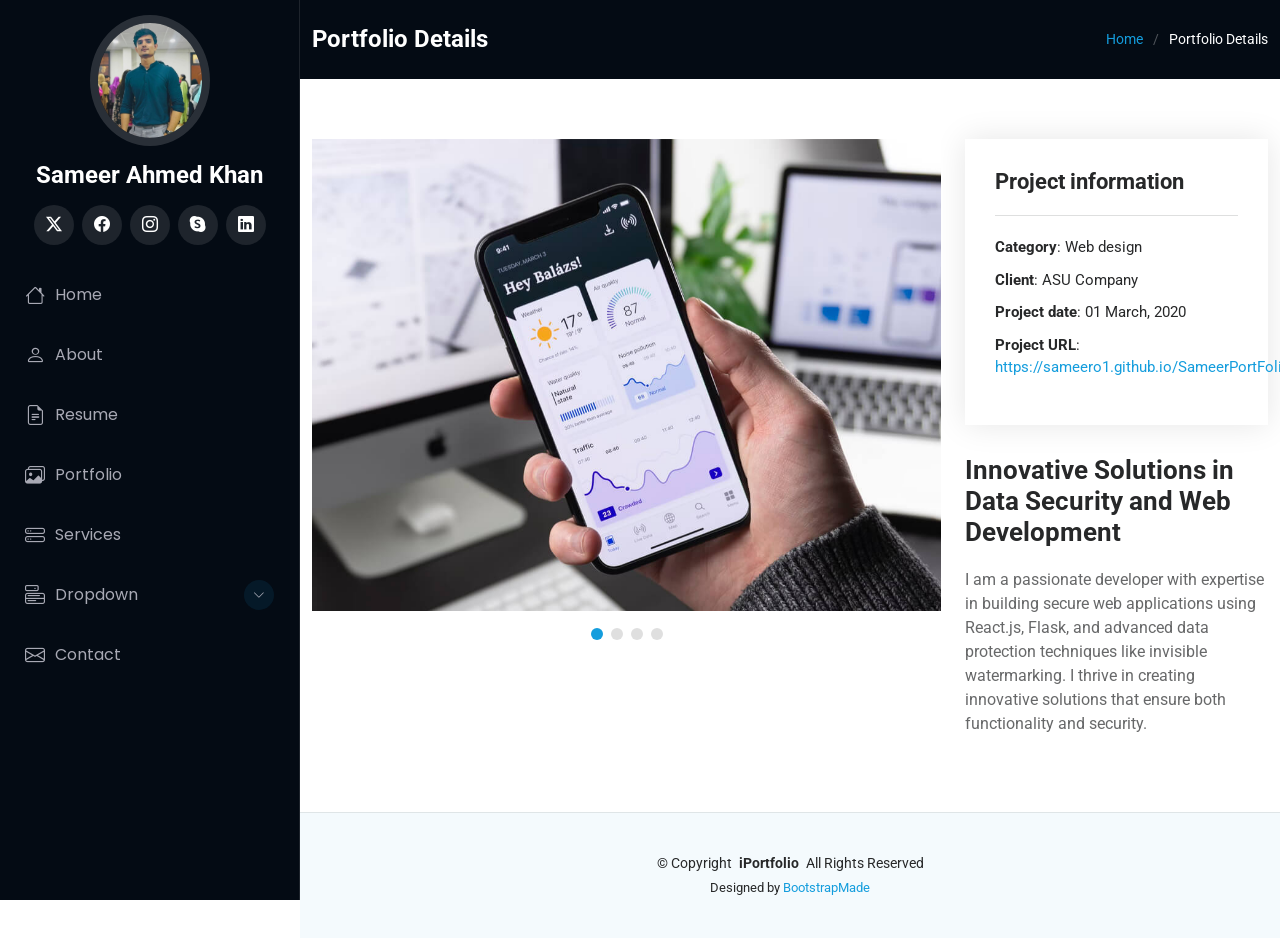
<file: portfolio-details.html>
<!DOCTYPE html>
<html lang="en">

<head>
  <meta charset="utf-8">
  <meta content="width=device-width, initial-scale=1.0" name="viewport">
  <title>Portfolio Details - iPortfolio Bootstrap Template</title>
  <meta content="" name="description">
  <meta content="" name="keywords">

  <!-- Favicons -->
  <link href="assets/img/favicon.png" rel="icon">
  <link href="assets/img/apple-touch-icon.png" rel="apple-touch-icon">

  <!-- Fonts -->
  <link href="https://fonts.googleapis.com" rel="preconnect">
  <link href="https://fonts.gstatic.com" rel="preconnect" crossorigin>
  <link href="https://fonts.googleapis.com/css2?family=Roboto:ital,wght@0,100;0,300;0,400;0,500;0,700;0,900;1,100;1,300;1,400;1,500;1,700;1,900&family=Poppins:ital,wght@0,100;0,200;0,300;0,400;0,500;0,600;0,700;0,800;0,900;1,100;1,200;1,300;1,400;1,500;1,600;1,700;1,800;1,900&family=Raleway:ital,wght@0,100;0,200;0,300;0,400;0,500;0,600;0,700;0,800;0,900;1,100;1,200;1,300;1,400;1,500;1,600;1,700;1,800;1,900&display=swap" rel="stylesheet">

  <!-- Vendor CSS Files -->
  <link href="assets/vendor/bootstrap/css/bootstrap.min.css" rel="stylesheet">
  <link href="assets/vendor/bootstrap-icons/bootstrap-icons.css" rel="stylesheet">
  <link href="assets/vendor/aos/aos.css" rel="stylesheet">
  <link href="assets/vendor/glightbox/css/glightbox.min.css" rel="stylesheet">
  <link href="assets/vendor/swiper/swiper-bundle.min.css" rel="stylesheet">

  <!-- Main CSS File -->
  <link href="assets/css/main.css" rel="stylesheet">

  <!-- =======================================================
  * Template Name: iPortfolio
  * Template URL: https://bootstrapmade.com/iportfolio-bootstrap-portfolio-websites-template/
  * Updated: Jun 29 2024 with Bootstrap v5.3.3
  * Author: BootstrapMade.com
  * License: https://bootstrapmade.com/license/
  ======================================================== -->
</head>

<body class="portfolio-details-page">

  <header id="header" class="header dark-background d-flex flex-column">
    <i class="header-toggle d-xl-none bi bi-list"></i>

    <div class="profile-img">
      <img src="assets/img/my-profile-img.jpg" alt="" class="img-fluid rounded-circle">
    </div>

    <a href="index.html" class="logo d-flex align-items-center justify-content-center">
      <!-- Uncomment the line below if you also wish to use an image logo -->
      <!-- <img src="assets/img/logo.png" alt=""> -->
      <h1 class="sitename">Sameer Ahmed Khan</h1>
    </a>

    <div class="social-links text-center">
      <a href="#" class="twitter"><i class="bi bi-twitter-x"></i></a>
      <a href="https://www.facebook.com/profile.php?id=100006979038011" class="facebook" target="_blank"><i class="bi bi-facebook"></i></a>
      <a href="https://www.instagram.com/im_sameer._.khan" class="instagram" target="_blank"><i class="bi bi-instagram"></i></a>
      <a href="#" class="google-plus"><i class="bi bi-skype"></i></a>
      <a href="https://www.linkedin.com/in/sameer-khan-5a8b8118a/" class="linkedin" target="_blank"><i class="bi bi-linkedin"></i></a>
    </div>

    <nav id="navmenu" class="navmenu">
      <ul>
        <li><a href="#hero"><i class="bi bi-house navicon"></i>Home</a></li>
        <li><a href="#about"><i class="bi bi-person navicon"></i> About</a></li>
        <li><a href="#resume"><i class="bi bi-file-earmark-text navicon"></i> Resume</a></li>
        <li><a href="#portfolio"><i class="bi bi-images navicon"></i> Portfolio</a></li>
        <li><a href="#services"><i class="bi bi-hdd-stack navicon"></i> Services</a></li>
        <li class="dropdown"><a href="#"><i class="bi bi-menu-button navicon"></i> <span>Dropdown</span> <i class="bi bi-chevron-down toggle-dropdown"></i></a>
          <ul>
            <li><a href="#">Dropdown 1</a></li>
            <li class="dropdown"><a href="#"><span>Deep Dropdown</span> <i class="bi bi-chevron-down toggle-dropdown"></i></a>
              <ul>
                <li><a href="#">Deep Dropdown 1</a></li>
                <li><a href="#">Deep Dropdown 2</a></li>
                <li><a href="#">Deep Dropdown 3</a></li>
                <li><a href="#">Deep Dropdown 4</a></li>
                <li><a href="#">Deep Dropdown 5</a></li>
              </ul>
            </li>
            <li><a href="#">Dropdown 2</a></li>
            <li><a href="#">Dropdown 3</a></li>
            <li><a href="#">Dropdown 4</a></li>
          </ul>
        </li>
        <li><a href="#contact"><i class="bi bi-envelope navicon"></i> Contact</a></li>
      </ul>
    </nav>

  </header>

  <main class="main">

    <!-- Page Title -->
    <div class="page-title dark-background">
      <div class="container d-lg-flex justify-content-between align-items-center">
        <h1 class="mb-2 mb-lg-0">Portfolio Details</h1>
        <nav class="breadcrumbs">
          <ol>
            <li><a href="index.html">Home</a></li>
            <li class="current">Portfolio Details</li>
          </ol>
        </nav>
      </div>
    </div><!-- End Page Title -->

    <!-- Portfolio Details Section -->
    <section id="portfolio-details" class="portfolio-details section">

      <div class="container" data-aos="fade-up" data-aos-delay="100">

        <div class="row gy-4">

          <div class="col-lg-8">
            <div class="portfolio-details-slider swiper init-swiper">

              <script type="application/json" class="swiper-config">
                {
                  "loop": true,
                  "speed": 600,
                  "autoplay": {
                    "delay": 5000
                  },
                  "slidesPerView": "auto",
                  "pagination": {
                    "el": ".swiper-pagination",
                    "type": "bullets",
                    "clickable": true
                  }
                }
              </script>

              <div class="swiper-wrapper align-items-center">

                <div class="swiper-slide">
                  <img src="assets/img/portfolio/app-1.jpg" alt="">
                </div>

                <div class="swiper-slide">
                  <img src="assets/img/portfolio/product-1.jpg" alt="">
                </div>

                <div class="swiper-slide">
                  <img src="assets/img/portfolio/branding-1.jpg" alt="">
                </div>

                <div class="swiper-slide">
                  <img src="assets/img/portfolio/books-1.jpg" alt="">
                </div>

              </div>
              <div class="swiper-pagination"></div>
            </div>
          </div>

          <div class="col-lg-4">
            <div class="portfolio-info" data-aos="fade-up" data-aos-delay="200">
              <h3>Project information</h3>
              <ul>
                <li><strong>Category</strong>: Web design</li>
                <li><strong>Client</strong>: ASU Company</li>
                <li><strong>Project date</strong>: 01 March, 2020</li>
                <li><strong>Project URL</strong>: <a href="#">https://sameero1.github.io/SameerPortFolio/</a></li>
              </ul>
            </div>
            <div class="portfolio-description" data-aos="fade-up" data-aos-delay="300">
              <h2>Innovative Solutions in Data Security and Web Development</h2>
              <p>
                I am a passionate developer with expertise in building secure web applications using React.js, Flask, and advanced data protection techniques like invisible watermarking. I thrive in creating innovative solutions that ensure both functionality and security.
              </p>
            </div>
          </div>

        </div>

      </div>

    </section><!-- /Portfolio Details Section -->

  </main>

  <footer id="footer" class="footer position-relative light-background">

    <div class="container">
      <div class="copyright text-center ">
        <p>© <span>Copyright</span> <strong class="px-1 sitename">iPortfolio</strong> <span>All Rights Reserved</span></p>
      </div>
      <div class="credits">
        <!-- All the links in the footer should remain intact. -->
        <!-- You can delete the links only if you've purchased the pro version. -->
        <!-- Licensing information: https://bootstrapmade.com/license/ -->
        <!-- Purchase the pro version with working PHP/AJAX contact form: [buy-url] -->
        Designed by <a href="https://bootstrapmade.com/">BootstrapMade</a>
      </div>
    </div>

  </footer>

  <!-- Scroll Top -->
  <a href="#" id="scroll-top" class="scroll-top d-flex align-items-center justify-content-center"><i class="bi bi-arrow-up-short"></i></a>

  <!-- Preloader -->
  <div id="preloader"></div>

  <!-- Vendor JS Files -->
  <script src="assets/vendor/bootstrap/js/bootstrap.bundle.min.js"></script>
  <script src="assets/vendor/php-email-form/validate.js"></script>
  <script src="assets/vendor/aos/aos.js"></script>
  <script src="assets/vendor/typed.js/typed.umd.js"></script>
  <script src="assets/vendor/purecounter/purecounter_vanilla.js"></script>
  <script src="assets/vendor/waypoints/noframework.waypoints.js"></script>
  <script src="assets/vendor/glightbox/js/glightbox.min.js"></script>
  <script src="assets/vendor/imagesloaded/imagesloaded.pkgd.min.js"></script>
  <script src="assets/vendor/isotope-layout/isotope.pkgd.min.js"></script>
  <script src="assets/vendor/swiper/swiper-bundle.min.js"></script>

  <!-- Main JS File -->
  <script src="assets/js/main.js"></script>

</body>

</html>
</file>
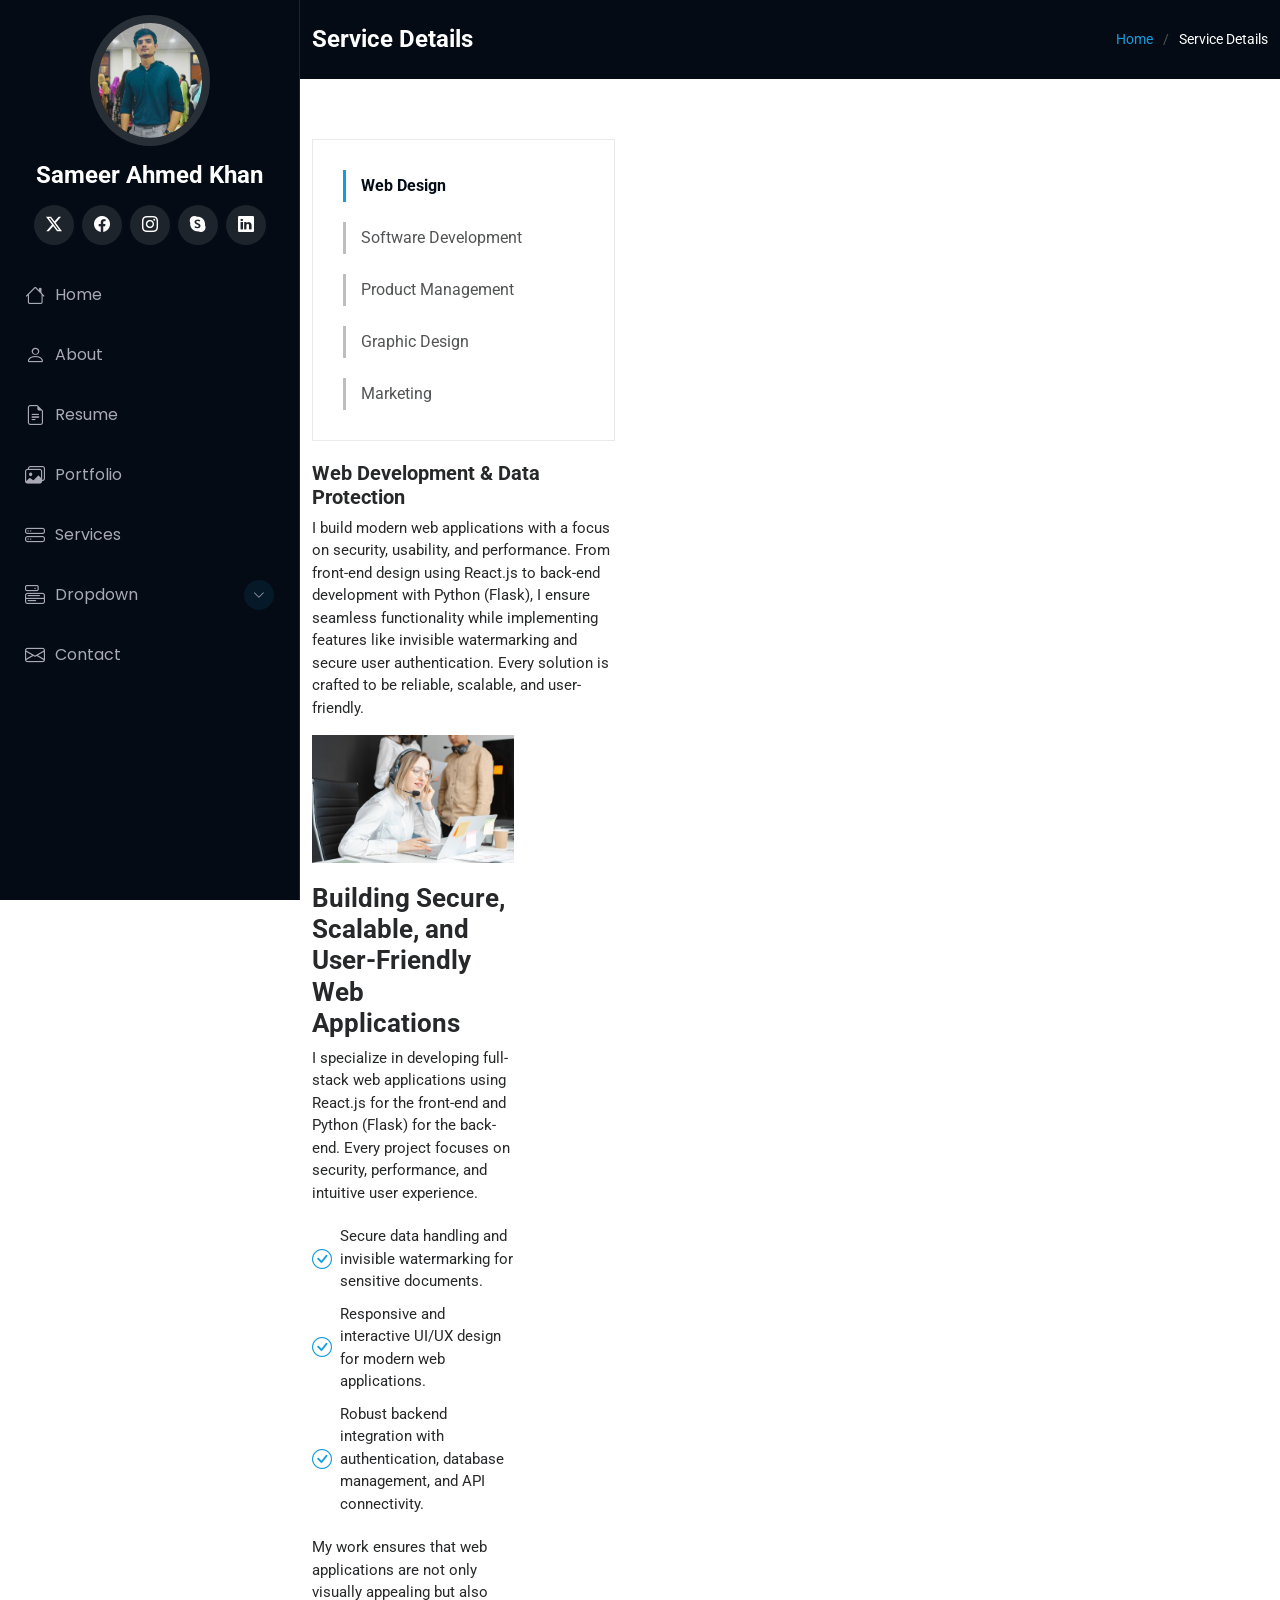
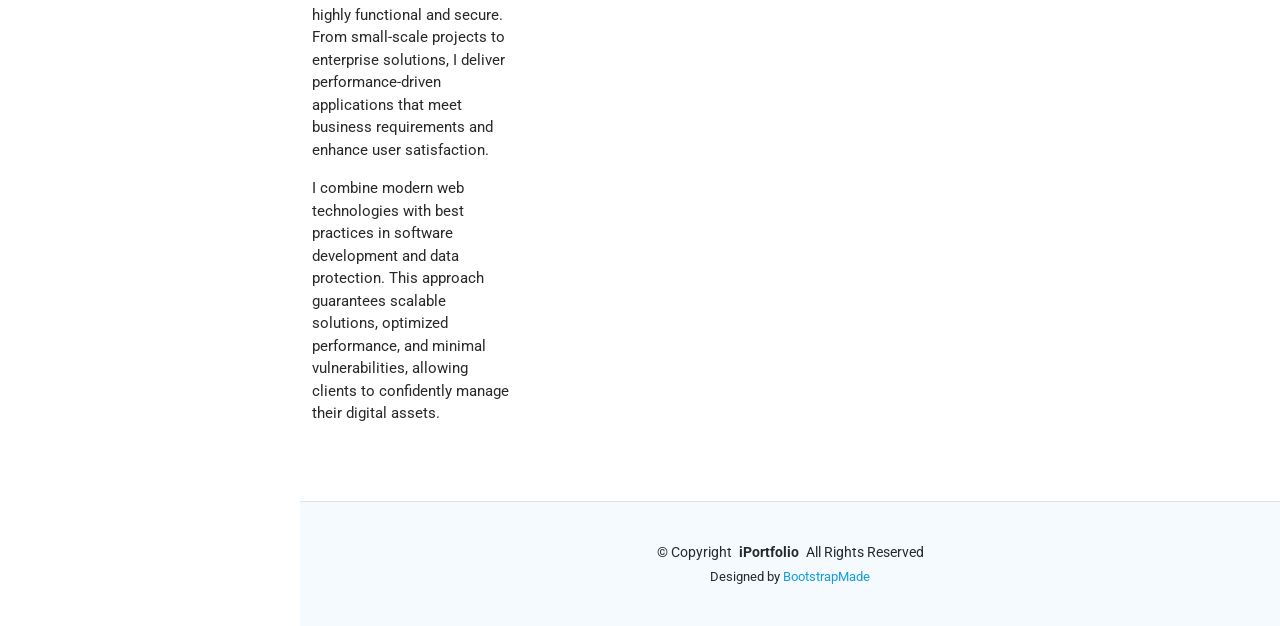
<file: service-details.html>
<!DOCTYPE html>
<html lang="en">

<head>
  <meta charset="utf-8">
  <meta content="width=device-width, initial-scale=1.0" name="viewport">
  <title>Service Details - iPortfolio Bootstrap Template</title>
  <meta content="" name="description">
  <meta content="" name="keywords">

  <!-- Favicons -->
  <link href="assets/img/favicon.png" rel="icon">
  <link href="assets/img/apple-touch-icon.png" rel="apple-touch-icon">

  <!-- Fonts -->
  <link href="https://fonts.googleapis.com" rel="preconnect">
  <link href="https://fonts.gstatic.com" rel="preconnect" crossorigin>
  <link href="https://fonts.googleapis.com/css2?family=Roboto:ital,wght@0,100;0,300;0,400;0,500;0,700;0,900;1,100;1,300;1,400;1,500;1,700;1,900&family=Poppins:ital,wght@0,100;0,200;0,300;0,400;0,500;0,600;0,700;0,800;0,900;1,100;1,200;1,300;1,400;1,500;1,600;1,700;1,800;1,900&family=Raleway:ital,wght@0,100;0,200;0,300;0,400;0,500;0,600;0,700;0,800;0,900;1,100;1,200;1,300;1,400;1,500;1,600;1,700;1,800;1,900&display=swap" rel="stylesheet">

  <!-- Vendor CSS Files -->
  <link href="assets/vendor/bootstrap/css/bootstrap.min.css" rel="stylesheet">
  <link href="assets/vendor/bootstrap-icons/bootstrap-icons.css" rel="stylesheet">
  <link href="assets/vendor/aos/aos.css" rel="stylesheet">
  <link href="assets/vendor/glightbox/css/glightbox.min.css" rel="stylesheet">
  <link href="assets/vendor/swiper/swiper-bundle.min.css" rel="stylesheet">

  <!-- Main CSS File -->
  <link href="assets/css/main.css" rel="stylesheet">

  <!-- =======================================================
  * Template Name: iPortfolio
  * Template URL: https://bootstrapmade.com/iportfolio-bootstrap-portfolio-websites-template/
  * Updated: Jun 29 2024 with Bootstrap v5.3.3
  * Author: BootstrapMade.com
  * License: https://bootstrapmade.com/license/
  ======================================================== -->
</head>

<body class="service-details-page">

  <header id="header" class="header dark-background d-flex flex-column">
    <i class="header-toggle d-xl-none bi bi-list"></i>

    <div class="profile-img">
      <img src="assets/img/my-profile-img.jpg" alt="" class="img-fluid rounded-circle">
    </div>

    <a href="index.html" class="logo d-flex align-items-center justify-content-center">
      <!-- Uncomment the line below if you also wish to use an image logo -->
      <!-- <img src="assets/img/logo.png" alt=""> -->
      <h1 class="sitename">Sameer Ahmed Khan</h1>
    </a>

    <div class="social-links text-center">
      <a href="#" class="twitter"><i class="bi bi-twitter-x"></i></a>
      <a href="#" class="facebook"><i class="bi bi-facebook"></i></a>
      <a href="#" class="instagram"><i class="bi bi-instagram"></i></a>
      <a href="#" class="google-plus"><i class="bi bi-skype"></i></a>
      <a href="#" class="linkedin"><i class="bi bi-linkedin"></i></a>
    </div>

    <nav id="navmenu" class="navmenu">
      <ul>
        <li><a href="#hero"><i class="bi bi-house navicon"></i>Home</a></li>
        <li><a href="#about"><i class="bi bi-person navicon"></i> About</a></li>
        <li><a href="#resume"><i class="bi bi-file-earmark-text navicon"></i> Resume</a></li>
        <li><a href="#portfolio"><i class="bi bi-images navicon"></i> Portfolio</a></li>
        <li><a href="#services"><i class="bi bi-hdd-stack navicon"></i> Services</a></li>
        <li class="dropdown"><a href="#"><i class="bi bi-menu-button navicon"></i> <span>Dropdown</span> <i class="bi bi-chevron-down toggle-dropdown"></i></a>
          <ul>
            <li><a href="#">Dropdown 1</a></li>
            <li class="dropdown"><a href="#"><span>Deep Dropdown</span> <i class="bi bi-chevron-down toggle-dropdown"></i></a>
              <ul>
                <li><a href="#">Deep Dropdown 1</a></li>
                <li><a href="#">Deep Dropdown 2</a></li>
                <li><a href="#">Deep Dropdown 3</a></li>
                <li><a href="#">Deep Dropdown 4</a></li>
                <li><a href="#">Deep Dropdown 5</a></li>
              </ul>
            </li>
            <li><a href="#">Dropdown 2</a></li>
            <li><a href="#">Dropdown 3</a></li>
            <li><a href="#">Dropdown 4</a></li>
          </ul>
        </li>
        <li><a href="#contact"><i class="bi bi-envelope navicon"></i> Contact</a></li>
      </ul>
    </nav>

  </header>

  <main class="main">

    <!-- Page Title -->
    <div class="page-title dark-background">
      <div class="container d-lg-flex justify-content-between align-items-center">
        <h1 class="mb-2 mb-lg-0">Service Details</h1>
        <nav class="breadcrumbs">
          <ol>
            <li><a href="index.html">Home</a></li>
            <li class="current">Service Details</li>
          </ol>
        </nav>
      </div>
    </div><!-- End Page Title -->

    <!-- Service Details Section -->
    <section id="service-details" class="service-details section">

      <div class="container">

        <div class="row gy-4">

          <div class="col-lg-4" data-aos="fade-up" data-aos-delay="100">
            <div class="services-list">
              <a href="#" class="active">Web Design</a>
              <a href="#">Software Development</a>
              <a href="#">Product Management</a>
              <a href="#">Graphic Design</a>
              <a href="#">Marketing</a>
            </div>

            <h4>Web Development & Data Protection</h4>
            <p>
            I build modern web applications with a focus on security, usability, and performance. From front-end design using React.js to back-end development with Python (Flask), I ensure seamless functionality while implementing features like invisible watermarking and secure user authentication. Every solution is crafted to be reliable, scalable, and user-friendly.
            </p>

          <div class="col-lg-8" data-aos="fade-up" data-aos-delay="200">
            <img src="assets/img/services.jpg" alt="Web Development & Data Security" class="img-fluid services-img">
            <h3>Building Secure, Scalable, and User-Friendly Web Applications</h3>
            <p>
              I specialize in developing full-stack web applications using React.js for the front-end and Python (Flask) for the back-end. Every project focuses on security, performance, and intuitive user experience.
            </p>
            <ul>
              <li><i class="bi bi-check-circle"></i> <span>Secure data handling and invisible watermarking for sensitive documents.</span></li>
              <li><i class="bi bi-check-circle"></i> <span>Responsive and interactive UI/UX design for modern web applications.</span></li>
              <li><i class="bi bi-check-circle"></i> <span>Robust backend integration with authentication, database management, and API connectivity.</span></li>
            </ul>
            <p>
              My work ensures that web applications are not only visually appealing but also highly functional and secure. From small-scale projects to enterprise solutions, I deliver performance-driven applications that meet business requirements and enhance user satisfaction.
            </p>
            <p>
              I combine modern web technologies with best practices in software development and data protection. This approach guarantees scalable solutions, optimized performance, and minimal vulnerabilities, allowing clients to confidently manage their digital assets.
            </p>
          </div>

        </div>

      </div>

    </section><!-- /Service Details Section -->

  </main>

  <footer id="footer" class="footer position-relative light-background">

    <div class="container">
      <div class="copyright text-center ">
        <p>© <span>Copyright</span> <strong class="px-1 sitename">iPortfolio</strong> <span>All Rights Reserved</span></p>
      </div>
      <div class="credits">
        <!-- All the links in the footer should remain intact. -->
        <!-- You can delete the links only if you've purchased the pro version. -->
        <!-- Licensing information: https://bootstrapmade.com/license/ -->
        <!-- Purchase the pro version with working PHP/AJAX contact form: [buy-url] -->
        Designed by <a href="https://bootstrapmade.com/">BootstrapMade</a>
      </div>
    </div>

  </footer>

  <!-- Scroll Top -->
  <a href="#" id="scroll-top" class="scroll-top d-flex align-items-center justify-content-center"><i class="bi bi-arrow-up-short"></i></a>

  <!-- Preloader -->
  <div id="preloader"></div>

  <!-- Vendor JS Files -->
  <script src="assets/vendor/bootstrap/js/bootstrap.bundle.min.js"></script>
  <script src="assets/vendor/php-email-form/validate.js"></script>
  <script src="assets/vendor/aos/aos.js"></script>
  <script src="assets/vendor/typed.js/typed.umd.js"></script>
  <script src="assets/vendor/purecounter/purecounter_vanilla.js"></script>
  <script src="assets/vendor/waypoints/noframework.waypoints.js"></script>
  <script src="assets/vendor/glightbox/js/glightbox.min.js"></script>
  <script src="assets/vendor/imagesloaded/imagesloaded.pkgd.min.js"></script>
  <script src="assets/vendor/isotope-layout/isotope.pkgd.min.js"></script>
  <script src="assets/vendor/swiper/swiper-bundle.min.js"></script>

  <!-- Main JS File -->
  <script src="assets/js/main.js"></script>

</body>

</html>
</file>
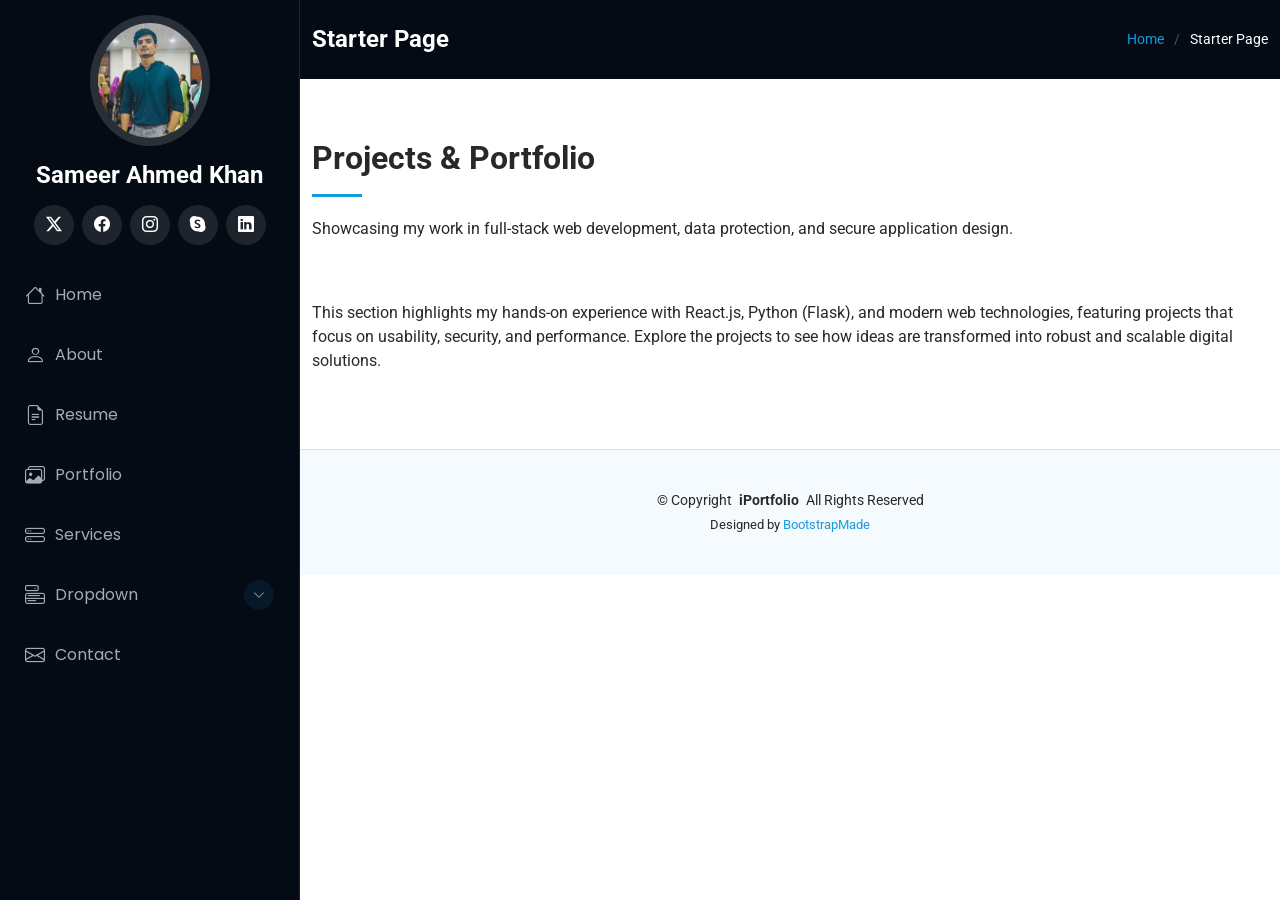
<file: starter-page.html>
<!DOCTYPE html>
<html lang="en">

<head>
  <meta charset="utf-8">
  <meta content="width=device-width, initial-scale=1.0" name="viewport">
  <title>Starter Page - iPortfolio Bootstrap Template</title>
  <meta content="" name="description">
  <meta content="" name="keywords">

  <!-- Favicons -->
  <link href="assets/img/favicon.png" rel="icon">
  <link href="assets/img/apple-touch-icon.png" rel="apple-touch-icon">

  <!-- Fonts -->
  <link href="https://fonts.googleapis.com" rel="preconnect">
  <link href="https://fonts.gstatic.com" rel="preconnect" crossorigin>
  <link href="https://fonts.googleapis.com/css2?family=Roboto:ital,wght@0,100;0,300;0,400;0,500;0,700;0,900;1,100;1,300;1,400;1,500;1,700;1,900&family=Poppins:ital,wght@0,100;0,200;0,300;0,400;0,500;0,600;0,700;0,800;0,900;1,100;1,200;1,300;1,400;1,500;1,600;1,700;1,800;1,900&family=Raleway:ital,wght@0,100;0,200;0,300;0,400;0,500;0,600;0,700;0,800;0,900;1,100;1,200;1,300;1,400;1,500;1,600;1,700;1,800;1,900&display=swap" rel="stylesheet">

  <!-- Vendor CSS Files -->
  <link href="assets/vendor/bootstrap/css/bootstrap.min.css" rel="stylesheet">
  <link href="assets/vendor/bootstrap-icons/bootstrap-icons.css" rel="stylesheet">
  <link href="assets/vendor/aos/aos.css" rel="stylesheet">
  <link href="assets/vendor/glightbox/css/glightbox.min.css" rel="stylesheet">
  <link href="assets/vendor/swiper/swiper-bundle.min.css" rel="stylesheet">

  <!-- Main CSS File -->
  <link href="assets/css/main.css" rel="stylesheet">

  <!-- =======================================================
  * Template Name: iPortfolio
  * Template URL: https://bootstrapmade.com/iportfolio-bootstrap-portfolio-websites-template/
  * Updated: Jun 29 2024 with Bootstrap v5.3.3
  * Author: BootstrapMade.com
  * License: https://bootstrapmade.com/license/
  ======================================================== -->
</head>

<body class="starter-page-page">

  <header id="header" class="header dark-background d-flex flex-column">
    <i class="header-toggle d-xl-none bi bi-list"></i>

    <div class="profile-img">
      <img src="assets/img/my-profile-img.jpg" alt="" class="img-fluid rounded-circle">
    </div>

    <a href="index.html" class="logo d-flex align-items-center justify-content-center">
      <!-- Uncomment the line below if you also wish to use an image logo -->
      <!-- <img src="assets/img/logo.png" alt=""> -->
      <h1 class="sitename">Sameer Ahmed Khan</h1>
    </a>

    <div class="social-links text-center">
      <a href="#" class="twitter"><i class="bi bi-twitter-x"></i></a>
      <a href="#" class="facebook"><i class="bi bi-facebook"></i></a>
      <a href="#" class="instagram"><i class="bi bi-instagram"></i></a>
      <a href="#" class="google-plus"><i class="bi bi-skype"></i></a>
      <a href="#" class="linkedin"><i class="bi bi-linkedin"></i></a>
    </div>

    <nav id="navmenu" class="navmenu">
      <ul>
        <li><a href="#hero"><i class="bi bi-house navicon"></i>Home</a></li>
        <li><a href="#about"><i class="bi bi-person navicon"></i> About</a></li>
        <li><a href="#resume"><i class="bi bi-file-earmark-text navicon"></i> Resume</a></li>
        <li><a href="#portfolio"><i class="bi bi-images navicon"></i> Portfolio</a></li>
        <li><a href="#services"><i class="bi bi-hdd-stack navicon"></i> Services</a></li>
        <li class="dropdown"><a href="#"><i class="bi bi-menu-button navicon"></i> <span>Dropdown</span> <i class="bi bi-chevron-down toggle-dropdown"></i></a>
          <ul>
            <li><a href="#">Dropdown 1</a></li>
            <li class="dropdown"><a href="#"><span>Deep Dropdown</span> <i class="bi bi-chevron-down toggle-dropdown"></i></a>
              <ul>
                <li><a href="#">Deep Dropdown 1</a></li>
                <li><a href="#">Deep Dropdown 2</a></li>
                <li><a href="#">Deep Dropdown 3</a></li>
                <li><a href="#">Deep Dropdown 4</a></li>
                <li><a href="#">Deep Dropdown 5</a></li>
              </ul>
            </li>
            <li><a href="#">Dropdown 2</a></li>
            <li><a href="#">Dropdown 3</a></li>
            <li><a href="#">Dropdown 4</a></li>
          </ul>
        </li>
        <li><a href="#contact"><i class="bi bi-envelope navicon"></i> Contact</a></li>
      </ul>
    </nav>

  </header>

  <main class="main">

    <!-- Page Title -->
    <div class="page-title dark-background">
      <div class="container d-lg-flex justify-content-between align-items-center">
        <h1 class="mb-2 mb-lg-0">Starter Page</h1>
        <nav class="breadcrumbs">
          <ol>
            <li><a href="index.html">Home</a></li>
            <li class="current">Starter Page</li>
          </ol>
        </nav>
      </div>
    </div><!-- End Page Title -->

    <!-- Starter Section Section -->
    <section id="starter-section" class="starter-section section">

      <!-- Section Title -->
    <div class="container section-title" data-aos="fade-up">
      <h2>Projects & Portfolio</h2>
      <p>Showcasing my work in full-stack web development, data protection, and secure application design.</p>
    </div><!-- End Section Title -->

    <div class="container" data-aos="fade-up">
      <p>This section highlights my hands-on experience with React.js, Python (Flask), and modern web technologies, featuring projects that focus on usability, security, and performance. Explore the projects to see how ideas are transformed into robust and scalable digital solutions.</p>
    </div>

    </section><!-- /Starter Section Section -->

  </main>

  <footer id="footer" class="footer position-relative light-background">

    <div class="container">
      <div class="copyright text-center ">
        <p>© <span>Copyright</span> <strong class="px-1 sitename">iPortfolio</strong> <span>All Rights Reserved</span></p>
      </div>
      <div class="credits">
        <!-- All the links in the footer should remain intact. -->
        <!-- You can delete the links only if you've purchased the pro version. -->
        <!-- Licensing information: https://bootstrapmade.com/license/ -->
        <!-- Purchase the pro version with working PHP/AJAX contact form: [buy-url] -->
        Designed by <a href="https://bootstrapmade.com/">BootstrapMade</a>
      </div>
    </div>

  </footer>

  <!-- Scroll Top -->
  <a href="#" id="scroll-top" class="scroll-top d-flex align-items-center justify-content-center"><i class="bi bi-arrow-up-short"></i></a>

  <!-- Preloader -->
  <div id="preloader"></div>

  <!-- Vendor JS Files -->
  <script src="assets/vendor/bootstrap/js/bootstrap.bundle.min.js"></script>
  <script src="assets/vendor/php-email-form/validate.js"></script>
  <script src="assets/vendor/aos/aos.js"></script>
  <script src="assets/vendor/typed.js/typed.umd.js"></script>
  <script src="assets/vendor/purecounter/purecounter_vanilla.js"></script>
  <script src="assets/vendor/waypoints/noframework.waypoints.js"></script>
  <script src="assets/vendor/glightbox/js/glightbox.min.js"></script>
  <script src="assets/vendor/imagesloaded/imagesloaded.pkgd.min.js"></script>
  <script src="assets/vendor/isotope-layout/isotope.pkgd.min.js"></script>
  <script src="assets/vendor/swiper/swiper-bundle.min.js"></script>

  <!-- Main JS File -->
  <script src="assets/js/main.js"></script>

</body>

</html>
</file>
<file: assets/css/main.css>
/**
* Template Name: iPortfolio
* Template URL: https://bootstrapmade.com/iportfolio-bootstrap-portfolio-websites-template/
* Updated: Jun 29 2024 with Bootstrap v5.3.3
* Author: BootstrapMade.com
* License: https://bootstrapmade.com/license/
*/

/*--------------------------------------------------------------
# Font & Color Variables
# Help: https://bootstrapmade.com/color-system/
--------------------------------------------------------------*/
/* Fonts */
:root {
  --default-font: "Roboto",  system-ui, -apple-system, "Segoe UI", Roboto, "Helvetica Neue", Arial, "Noto Sans", "Liberation Sans", sans-serif, "Apple Color Emoji", "Segoe UI Emoji", "Segoe UI Symbol", "Noto Color Emoji";
  --heading-font: "Raleway",  sans-serif;
  --nav-font: "Poppins",  sans-serif;
}

/* Global Colors - The following color variables are used throughout the website. Updating them here will change the color scheme of the entire website */
:root { 
  --background-color: #ffffff; /* Background color for the entire website, including individual sections */
  --default-color: #272829; /* Default color used for the majority of the text content across the entire website */
  --heading-color: #050d18; /* Color for headings, subheadings and title throughout the website */
  --accent-color: #149ddd; /* Accent color that represents your brand on the website. It's used for buttons, links, and other elements that need to stand out */
  --surface-color: #ffffff; /* The surface color is used as a background of boxed elements within sections, such as cards, icon boxes, or other elements that require a visual separation from the global background. */
  --contrast-color: #ffffff; /* Contrast color for text, ensuring readability against backgrounds of accent, heading, or default colors. */
}

/* Nav Menu Colors - The following color variables are used specifically for the navigation menu. They are separate from the global colors to allow for more customization options */
:root {
  --nav-color: #a8a9b4;  /* The default color of the main navmenu links */
  --nav-hover-color: #ffffff; /* Applied to main navmenu links when they are hovered over or active */
  --nav-mobile-background-color: #040b14; /* Used as the background color for mobile navigation menu */
  --nav-dropdown-background-color: #040b14; /* Used as the background color for dropdown items that appear when hovering over primary navigation items */
  --nav-dropdown-color: #a8a9b4; /* Used for navigation links of the dropdown items in the navigation menu. */
  --nav-dropdown-hover-color: #ffffff; /* Similar to --nav-hover-color, this color is applied to dropdown navigation links when they are hovered over. */
}

/* Color Presets - These classes override global colors when applied to any section or element, providing reuse of the sam color scheme. */

.light-background {
  --background-color: #f4fafd;
  --surface-color: #ffffff;
}

.dark-background {
  --background-color: #040b14;
  --default-color: #ffffff;
  --heading-color: #ffffff;
  --surface-color: #151f2b;
  --contrast-color: #ffffff;
}

body.light-mode {
  --background-color: #ffffff;
  --default-color: #212529;
  --heading-color: #050d18;
  --accent-color: #149ddd;
  --surface-color: #ffffff;
  --contrast-color: #212529;
  --nav-color: #5f6d7a;
  --nav-hover-color: #ffffff;
  --nav-mobile-background-color: #ffffff;
  --nav-dropdown-background-color: #ffffff;
  --nav-dropdown-color: #5f6d7a;
  --nav-dropdown-hover-color: #272829;
}

body.light-mode .dark-background {
  --background-color: #f8f9fc;
  --default-color: #212529;
  --heading-color: #050d18;
  --surface-color: #ffffff;
  --contrast-color: #212529;
}

body.light-mode .header,
body.light-mode .footer,
body.light-mode .navmenu,
body.light-mode .navmenu ul,
body.light-mode .navmenu .dropdown ul,
body.light-mode .testimonial-item,
body.light-mode .project-card,
body.light-mode .resume-item,
body.light-mode .service-item,
body.light-mode .info-wrap,
body.light-mode .php-email-form {
  background-color: var(--background-color);
  color: var(--default-color);
}

body.light-mode .header .header-toggle,
body.light-mode .header .social-links a,
body.light-mode .navmenu a,
body.light-mode .navmenu .dropdown a {
  color: var(--nav-color);
}

/* Smooth scroll */
:root {
  scroll-behavior: smooth;
}

/*--------------------------------------------------------------
# General Styling & Shared Classes
--------------------------------------------------------------*/
body {
  color: var(--default-color);
  background-color: var(--background-color);
  font-family: var(--default-font);
}

a {
  color: var(--accent-color);
  text-decoration: none;
  transition: 0.3s;
}

a:hover {
  color: color-mix(in srgb, var(--accent-color), transparent 25%);
  text-decoration: none;
}

h1, h2 {
  animation: fadeUp 0.8s ease-in-out;
}

@keyframes fadeUp {
  from {
    opacity: 0;
    transform: translateY(20px);
  }
  to {
    opacity: 1;
    transform: translateY(0);
  }
}

/* PHP Email Form Messages
------------------------------*/
.php-email-form .error-message {
  display: none;
  background: #df1529;
  color: #ffffff;
  text-align: left;
  padding: 15px;
  margin-bottom: 24px;
  font-weight: 600;
}

.php-email-form .sent-message {
  display: none;
  color: #ffffff;
  background: #059652;
  text-align: center;
  padding: 15px;
  margin-bottom: 24px;
  font-weight: 600;
}

.php-email-form .loading {
  display: none;
  background: var(--surface-color);
  text-align: center;
  padding: 15px;
  margin-bottom: 24px;
}

.php-email-form .loading:before {
  content: "";
  display: inline-block;
  border-radius: 50%;
  width: 24px;
  height: 24px;
  margin: 0 10px -6px 0;
  border: 3px solid var(--accent-color);
  border-top-color: var(--surface-color);
  animation: php-email-form-loading 1s linear infinite;
}

@keyframes php-email-form-loading {
  0% {
    transform: rotate(0deg);
  }

  100% {
    transform: rotate(360deg);
  }
}

/*--------------------------------------------------------------
# Global Header
--------------------------------------------------------------*/
.header {
  color: var(--default-color);
  background-color: var(--background-color);
  position: fixed;
  top: 0;
  left: 0;
  bottom: 0;
  padding: 0 15px;
  width: 300px;
  transition: all ease-in-out 0.3s;
  overflow-y: auto;
  z-index: 997;
  border-right: 1px solid color-mix(in srgb, var(--default-color), transparent 90%);
}

.header .profile-img img {
  margin: 15px auto;
  display: block;
  width: 120px;
  border: 8px solid color-mix(in srgb, var(--default-color), transparent 85%);
}

.header .logo {
  line-height: 1;
  margin-bottom: 15px;
}

.header .logo img {
  max-height: 32px;
  margin-right: 8px;
}

.header .logo h1 {
  font-size: 24px;
  margin: 0;
  font-weight: 700;
  color: var(--heading-color);
}

.header .social-links {
  margin: 0 0 20px 0;
}

.header .social-links a {
  font-size: 16px;
  display: inline-flex;
  align-items: center;
  justify-content: center;
  background: color-mix(in srgb, var(--default-color), transparent 90%);
  color: var(--default-color);
  margin: 0 2px;
  border-radius: 50%;
  text-align: center;
  width: 40px;
  height: 40px;
  transition: 0.3s;
}

.header .social-links a:hover {
  color: var(--contrast-color);
  background: var(--accent-color);
}

@media (min-width: 1200px) {

  .header~main,
  .header~#footer {
    margin-left: 300px;
  }
}

@media (max-width: 1199px) {
  .header {
    left: -100%;
  }
}

.header.header-show {
  left: 0;
}

.header .header-toggle {
  color: var(--contrast-color);
  background-color: var(--accent-color);
  font-size: 22px;
  display: flex;
  align-items: center;
  justify-content: center;
  width: 40px;
  height: 40px;
  border-radius: 50%;
  cursor: pointer;
  position: fixed;
  top: 15px;
  right: 15px;
  z-index: 9999;
  transition: background-color 0.3s;
}

.header .header-toggle:hover {
  color: var(--contrast-color);
  background-color: color-mix(in srgb, var(--accent-color) 90%, white 15%);
}

/*--------------------------------------------------------------
# Navigation Menu
--------------------------------------------------------------*/
.mobile-nav-toggle {
  display: none;
}

.navmenu {
  padding: 0;
  z-index: 9997;
}

.navmenu ul {
  list-style: none;
  padding: 0 0 20px 0;
  margin: 0;
}

.navmenu a,
.navmenu a:focus {
  color: var(--nav-color);
  padding: 15px 10px;
  font-family: var(--nav-font);
  font-size: 16px;
  font-weight: 400;
  display: flex;
  align-items: center;
  white-space: nowrap;
  transition: 0.3s;
  width: 100%;
}

.navmenu a .navicon,
.navmenu a:focus .navicon {
  font-size: 20px;
  margin-right: 10px;
}

.navmenu a .toggle-dropdown,
.navmenu a:focus .toggle-dropdown {
  font-size: 12px;
  line-height: 0;
  margin-left: auto;
  width: 30px;
  height: 30px;
  display: flex;
  align-items: center;
  justify-content: center;
  border-radius: 50%;
  transition: 0.3s;
  flex-shrink: 0;
  background-color: color-mix(in srgb, var(--accent-color), transparent 90%);
}

.navmenu a .toggle-dropdown:hover,
.navmenu a:focus .toggle-dropdown:hover {
  background-color: var(--accent-color);
  color: var(--contrast-color);
}

.navmenu a:hover,
.navmenu .active,
.navmenu .active:focus {
  color: var(--nav-hover-color);
}

.navmenu a:hover .navicon,
.navmenu .active .navicon,
.navmenu .active:focus .navicon {
  color: var(--accent-color);
}

.navmenu .active .toggle-dropdown,
.navmenu .active:focus .toggle-dropdown {
  background-color: var(--accent-color);
  color: var(--contrast-color);
  transform: rotate(180deg);
}

.navmenu .dropdown {
  display: block;
}

.navmenu .dropdown a,
.navmenu .dropdown a:focus {
  color: var(--nav-dropdown-color);
}

.navmenu .dropdown a:hover,
.navmenu .dropdown .active,
.navmenu .dropdown .active:focus {
  color: var(--nav-dropdown-hover-color);
}

.navmenu .dropdown ul {
  position: static;
  display: none;
  z-index: 99;
  padding: 5px 10px;
  margin: 5px 10px;
  background-color: var(--nav-dropdown-background-color);
  border: 1px solid color-mix(in srgb, var(--default-color), transparent 90%);
  box-shadow: none;
  transition: all 0.5s ease-in-out;
}

.navmenu .dropdown ul ul {
  background-color: rgba(33, 37, 41, 0.1);
}

.navmenu .dropdown>.dropdown-active {
  display: block;
  background-color: rgba(33, 37, 41, 0.03);
}

/*--------------------------------------------------------------
# Global Footer
--------------------------------------------------------------*/
.footer {
  color: var(--default-color);
  background-color: var(--background-color);
  font-size: 14px;
  padding: 40px 0;
  position: relative;
  border-top: 1px solid color-mix(in srgb, var(--default-color), transparent 90%);
}

.footer .copyright p {
  margin-bottom: 0;
}

.footer .credits {
  margin-top: 4px;
  font-size: 13px;
  text-align: center;
}

/*--------------------------------------------------------------
# Preloader
--------------------------------------------------------------*/
#preloader {
  position: fixed;
  inset: 0;
  z-index: 999999;
  overflow: hidden;
  background: var(--background-color);
  transition: all 0.6s ease-out;
}

#preloader:before {
  content: "";
  position: fixed;
  top: calc(50% - 30px);
  left: calc(50% - 30px);
  border: 6px solid #ffffff;
  border-color: var(--accent-color) transparent var(--accent-color) transparent;
  border-radius: 50%;
  width: 60px;
  height: 60px;
  animation: animate-preloader 1.5s linear infinite;
}

@keyframes animate-preloader {
  0% {
    transform: rotate(0deg);
  }

  100% {
    transform: rotate(360deg);
  }
}

/*--------------------------------------------------------------
# Scroll Top Button
--------------------------------------------------------------*/
.scroll-top {
  position: fixed;
  visibility: hidden;
  opacity: 0;
  right: 15px;
  bottom: -15px;
  z-index: 99999;
  background-color: var(--accent-color);
  width: 44px;
  height: 44px;
  border-radius: 50px;
  transition: all 0.4s;
}

.scroll-top i {
  font-size: 24px;
  color: var(--contrast-color);
  line-height: 0;
}

.scroll-top:hover {
  background-color: color-mix(in srgb, var(--accent-color), transparent 20%);
  color: var(--contrast-color);
}

.scroll-top.active {
  visibility: visible;
  opacity: 1;
  bottom: 15px;
}

/*--------------------------------------------------------------
# Disable aos animation delay on mobile devices
--------------------------------------------------------------*/
@media screen and (max-width: 768px) {
  [data-aos-delay] {
    transition-delay: 0 !important;
  }
}

/*--------------------------------------------------------------
# Global Page Titles & Breadcrumbs
--------------------------------------------------------------*/
.page-title {
  color: var(--default-color);
  background-color: var(--background-color);
  padding: 25px 0;
  position: relative;
}

.page-title h1 {
  font-size: 24px;
  font-weight: 700;
}

.page-title .breadcrumbs ol {
  display: flex;
  flex-wrap: wrap;
  list-style: none;
  padding: 0;
  margin: 0;
  font-size: 14px;
  font-weight: 400;
}

.page-title .breadcrumbs ol li+li {
  padding-left: 10px;
}

.page-title .breadcrumbs ol li+li::before {
  content: "/";
  display: inline-block;
  padding-right: 10px;
  color: color-mix(in srgb, var(--default-color), transparent 70%);
}

/*--------------------------------------------------------------
# Global Sections
--------------------------------------------------------------*/
section,
.section {
  color: var(--default-color);
  background-color: var(--background-color);
  padding: 60px 0;
  overflow: clip;
}

/*--------------------------------------------------------------
# Global Section Titles
--------------------------------------------------------------*/
.section-title {
  padding-bottom: 60px;
  position: relative;
}

.section-title h2 {
  font-size: 32px;
  font-weight: 700;
  margin-bottom: 20px;
  padding-bottom: 20px;
  position: relative;
}

.section-title h2:after {
  content: "";
  position: absolute;
  display: block;
  width: 50px;
  height: 3px;
  background: var(--accent-color);
  left: 0;
  bottom: 0;
}

.section-title p {
  margin-bottom: 0;
}

/*--------------------------------------------------------------
# Hero Section
--------------------------------------------------------------*/
.hero {
  width: 100%;
  min-height: 100vh;
  position: relative;
  padding: 80px 0;
  display: flex;
  align-items: center;
  justify-content: center;
}

.hero img {
  position: absolute;
  inset: 0;
  display: block;
  width: 100%;
  height: 100%;
  object-fit: cover;
  opacity: 0.65;
  filter: brightness(0.8) saturate(0.9);
  z-index: 0.5;
}

.hero:before {
  content: "";
  background: rgba(4, 11, 20, 0.45);
  position: absolute;
  inset: 0;
  z-index: 2;
}

.hero .container {
  position: relative;
  z-index: 3;
}

.hero h2 {
  margin: 0;
  font-size: 64px;
  font-weight: 700;
}

.hero p {
  margin: 5px 0 0 0;
  font-size: 26px;
}

.hero p span {
  letter-spacing: 1px;
  border-bottom: 2px solid var(--accent-color);
}

.hero .social-links {
  margin-top: 25px;
}

.hero .social-links a {
  font-size: 24px;
  display: inline-block;
  color: color-mix(in srgb, var(--default-color), transparent 50%);
  line-height: 1;
  margin-right: 20px;
  transition: 0.3s;
}

.hero .social-links a:hover {
  color: var(--accent-color);
}

@media (max-width: 768px) {
  .hero h2 {
    font-size: 32px;
  }

  .hero p {
    font-size: 20px;
  }
}

/*--------------------------------------------------------------
# About Section
--------------------------------------------------------------*/
.about .content h2 {
  font-weight: 700;
  font-size: 24px;
}

.about .content ul {
  list-style: none;
  padding: 0;
}

.about .content ul li {
  margin-bottom: 20px;
  display: flex;
  align-items: center;
}

.about .content ul strong {
  margin-right: 10px;
}

.about .content ul i {
  font-size: 16px;
  margin-right: 5px;
  color: var(--accent-color);
  line-height: 0;
}

/*--------------------------------------------------------------
# Stats Section
--------------------------------------------------------------*/
.stats .stats-item {
  padding: 30px;
  width: 100%;
}

.stats .stats-item i {
  color: var(--accent-color);
  display: block;
  font-size: 44px;
  float: left;
  line-height: 0;
}

.stats .stats-item .purecounter {
  color: var(--heading-color);
  font-size: 48px;
  line-height: 40px;
  display: block;
  font-weight: 700;
  margin-left: 60px;
}

.stats .stats-item p {
  color: color-mix(in srgb, var(--default-color), transparent 40%);
  padding: 15px 0 0 0;
  margin: 0 0 0 60px;
  font-family: var(--heading-font);
  font-size: 14px;
}

/*--------------------------------------------------------------
# Skills Section
--------------------------------------------------------------*/
.skills .progress {
  height: 60px;
  display: block;
  background: none;
  border-radius: 0;
}

.skills .progress .skill {
  color: var(--heading-color);
  padding: 0;
  margin: 0 0 6px 0;
  text-transform: uppercase;
  display: block;
  font-weight: 600;
  font-family: var(--heading-font);
}

.skills .progress .skill .val {
  float: right;
  font-style: normal;
}

.skills .progress-bar-wrap {
  background: color-mix(in srgb, var(--default-color), transparent 90%);
  height: 10px;
}

.skills .progress-bar {
  width: 1px;
  height: 10px;
  transition: 0.9s;
  background-color: var(--accent-color);
}

/* ===== Projects Section ===== */
.projects-section {
  padding: 60px 20px;
}

.projects-section h2 {
  text-align: center;
  margin-bottom: 40px;
}

.projects-container {
  display: grid;
  grid-template-columns: repeat(auto-fit, minmax(280px, 1fr));
  gap: 25px;
}

/* Card Design */
.project-card {
  background: rgba(255,255,255,0.08);
  -webkit-backdrop-filter: blur(10px);
  backdrop-filter: blur(10px);
  padding: 20px;
  border-radius: 16px;
  transition: 0.4s;
  border: 1px solid rgba(255,255,255,0.1);
}

.project-card:hover {
  transform: translateY(-10px) scale(1.02);
  box-shadow: 0 15px 40px rgba(0,0,0,0.3);
  border-color: var(--accent-color);
  background: #151f2b;
}

.project-card:hover h3,
.project-card:hover p,
.project-card:hover .project-buttons {
  color: #ffffff;
}

/* Text */
.project-card h3 {
  color: var(--accent-color);
}

.project-card p {
  font-size: 14px;
  margin: 10px 0;
}

/* Buttons */
.project-buttons {
  display: flex;
  justify-content: flex-end;
  gap: 10px;
  margin-top: 15px;
}

.btn-outline {
  padding: 8px 15px;
  border: 1px solid var(--accent-color);
  border-radius: 20px;
  color: var(--accent-color);
  text-decoration: none;
  transition: 0.3s;
}

.btn-outline:hover {
  background: var(--accent-color);
  color: white;
}
.project-card:hover {
  box-shadow: 0 0 25px var(--accent-color);
}

/*--------------------------------------------------------------
# Resume Section
--------------------------------------------------------------*/
.resume .resume-title {
  color: var(--heading-color);
  font-size: 26px;
  font-weight: 700;
  margin-top: 20px;
  margin-bottom: 20px;
}

.resume .resume-item {
  padding: 0 0 20px 20px;
  margin-top: -2px;
  border-left: 2px solid var(--accent-color);
  position: relative;
}

.resume .resume-item h4 {
  line-height: 18px;
  font-size: 18px;
  font-weight: 600;
  text-transform: uppercase;
  color: color-mix(in srgb, var(--default-color), transparent 20%);
  margin-bottom: 10px;
}

.resume .resume-item h5 {
  font-size: 16px;
  padding: 5px 15px;
  display: inline-block;
  font-weight: 600;
  margin-bottom: 10px;
}

.resume .resume-item ul {
  padding-left: 20px;
}

.resume .resume-item ul li {
  padding-bottom: 10px;
}

.resume .resume-item:last-child {
  padding-bottom: 0;
}

.resume .resume-item::before {
  content: "";
  position: absolute;
  width: 16px;
  height: 16px;
  border-radius: 50px;
  left: -9px;
  top: 0;
  background: var(--background-color);
  border: 2px solid var(--accent-color);
}

/*--------------------------------------------------------------
# Portfolio Section
--------------------------------------------------------------*/
.portfolio .portfolio-filters {
  padding: 0;
  margin: 0 auto 20px auto;
  list-style: none;
  text-align: center;
}

.portfolio .portfolio-filters li {
  cursor: pointer;
  display: inline-block;
  padding: 0;
  font-size: 14px;
  font-weight: 400;
  margin: 0 10px;
  line-height: 1;
  text-transform: uppercase;
  margin-bottom: 10px;
  transition: all 0.3s ease-in-out;
}

.portfolio .portfolio-filters li:hover,
.portfolio .portfolio-filters li.filter-active {
  color: var(--accent-color);
}

.portfolio .portfolio-filters li:first-child {
  margin-left: 0;
}

.portfolio .portfolio-filters li:last-child {
  margin-right: 0;
}

@media (max-width: 575px) {
  .portfolio .portfolio-filters li {
    font-size: 14px;
    margin: 0 5px;
  }
}

.portfolio .portfolio-content {
  position: relative;
  overflow: hidden;
}

.portfolio .portfolio-content img {
  transition: 0.3s;
}

.portfolio .portfolio-content .portfolio-info {
  opacity: 0;
  position: absolute;
  inset: 0;
  z-index: 3;
  transition: all ease-in-out 0.3s;
  background: rgba(0, 0, 0, 0.6);
  padding: 15px;
}

.portfolio .portfolio-content .portfolio-info h4 {
  font-size: 14px;
  padding: 5px 10px;
  font-weight: 400;
  color: #ffffff;
  display: inline-block;
  background-color: var(--accent-color);
}

.portfolio .portfolio-content .portfolio-info p {
  position: absolute;
  bottom: 10px;
  text-align: center;
  display: inline-block;
  left: 0;
  right: 0;
  font-size: 16px;
  font-weight: 600;
  color: rgba(255, 255, 255, 0.8);
}

.portfolio .portfolio-content .portfolio-info .preview-link,
.portfolio .portfolio-content .portfolio-info .details-link {
  position: absolute;
  left: calc(50% - 40px);
  font-size: 26px;
  top: calc(50% - 14px);
  color: #fff;
  transition: 0.3s;
  line-height: 1.2;
}

.portfolio .portfolio-content .portfolio-info .preview-link:hover,
.portfolio .portfolio-content .portfolio-info .details-link:hover {
  color: var(--accent-color);
}

.portfolio .portfolio-content .portfolio-info .details-link {
  left: 50%;
  font-size: 34px;
  line-height: 0;
}

.portfolio .portfolio-content:hover .portfolio-info {
  opacity: 1;
}

.portfolio .portfolio-content:hover img {
  transform: scale(1.1);
}

/*--------------------------------------------------------------
# Services Section
--------------------------------------------------------------*/
.services .service-item {
  position: relative;
}

.services .service-item .icon {
  background: var(--accent-color);
  display: flex;
  align-items: center;
  justify-content: center;
  width: 54px;
  height: 54px;
  border-radius: 50%;
  transition: 0.5s;
  border: 1px solid var(--accent-color);
  margin-right: 20px;
}

.services .service-item .icon i {
  color: var(--contrast-color);
  font-size: 24px;
  line-height: 0;
}

.services .service-item:hover .icon {
  background: var(--surface-color);
}

.services .service-item:hover .icon i {
  color: var(--accent-color);
}

.services .service-item .title {
  font-weight: 700;
  margin-bottom: 15px;
  font-size: 18px;
}

.services .service-item .title a {
  color: var(--heading-color);
}

.services .service-item .title a:hover {
  color: var(--accent-color);
}

.services .service-item .description {
  line-height: 24px;
  font-size: 14px;
}

/*--------------------------------------------------------------
# Testimonials Section
--------------------------------------------------------------*/
.testimonials .testimonials-carousel,
.testimonials .testimonials-slider {
  overflow: hidden;
}

.testimonials .testimonial-item {
  box-sizing: content-box;
  text-align: center;
  min-height: 320px;
}

.testimonials .testimonial-item .testimonial-img {
  width: 90px;
  border-radius: 50%;
  margin: 0 auto;
}

.testimonials .testimonial-item h3 {
  font-size: 18px;
  font-weight: bold;
  margin: 10px 0 5px 0;
}

.testimonials .testimonial-item h4 {
  font-size: 14px;
  color: color-mix(in srgb, var(--default-color), transparent 20%);
  margin: 0;
}

.testimonials .testimonial-item .quote-icon-left,
.testimonials .testimonial-item .quote-icon-right {
  color: color-mix(in srgb, var(--accent-color), transparent 40%);
  font-size: 26px;
  line-height: 0;
}

.testimonials .testimonial-item .quote-icon-left {
  display: inline-block;
  left: -5px;
  position: relative;
}

.testimonials .testimonial-item .quote-icon-right {
  display: inline-block;
  right: -5px;
  position: relative;
  top: 10px;
  transform: scale(-1, -1);
}

.testimonials .testimonial-item p {
  font-style: italic;
  margin: 0 15px 15px 15px;
  padding: 20px;
  background-color: var(--surface-color);
  position: relative;
  margin-bottom: 35px;
  border-radius: 6px;
  box-shadow: 0px 2px 15px rgba(0, 0, 0, 0.1);
}

.testimonials .testimonial-item p::after {
  content: "";
  width: 0;
  height: 0;
  border-top: 20px solid var(--surface-color);
  border-right: 20px solid transparent;
  border-left: 20px solid transparent;
  position: absolute;
  bottom: -20px;
  left: calc(50% - 20px);
}

.testimonials .swiper-wrapper {
  height: auto;
}

.testimonials .swiper-pagination {
  margin-top: 40px;
  position: relative;
}

.testimonials .swiper-pagination .swiper-pagination-bullet {
  width: 12px;
  height: 12px;
  background-color: var(--background-color);
  opacity: 1;
  border: 1px solid var(--accent-color);
}

.testimonials .swiper-pagination .swiper-pagination-bullet-active {
  background-color: var(--accent-color);
}

/*--------------------------------------------------------------
# Contact Section
--------------------------------------------------------------*/
.contact .info-wrap {
  background-color: var(--surface-color);
  box-shadow: 0px 0px 20px rgba(0, 0, 0, 0.1);
  padding: 30px;
}

@media (max-width: 575px) {
  .contact .info-wrap {
    padding: 20px;
  }
}

.contact .info-item {
  margin-bottom: 40px;
}

.contact .info-item i {
  font-size: 20px;
  color: var(--accent-color);
  background: color-mix(in srgb, var(--accent-color), transparent 92%);
  width: 44px;
  height: 44px;
  display: flex;
  justify-content: center;
  align-items: center;
  border-radius: 50px;
  transition: all 0.3s ease-in-out;
  margin-right: 15px;
}

.contact .info-item h3 {
  padding: 0;
  font-size: 18px;
  font-weight: 700;
  margin-bottom: 5px;
}

/* Map iframe styles */
.map-iframe {
  border: 0;
  width: 100%;
  height: 270px;
}

.contact .info-item p {
  padding: 0;
  margin-bottom: 0;
  font-size: 14px;
}

.contact .info-item:hover i {
  background: var(--accent-color);
  color: var(--contrast-color);
}

.contact .php-email-form {
  background-color: var(--surface-color);
  height: 100%;
  padding: 30px;
  box-shadow: 0px 0px 20px rgba(0, 0, 0, 0.1);
}

@media (max-width: 575px) {
  .contact .php-email-form {
    padding: 20px;
  }
}

.contact .php-email-form input[type=text],
.contact .php-email-form input[type=email],
.contact .php-email-form textarea {
  font-size: 14px;
  padding: 10px 15px;
  box-shadow: none;
  border-radius: 0;
  color: var(--default-color);
  background-color: var(--surface-color);
  border-color: color-mix(in srgb, var(--default-color), transparent 80%);
}

.contact .php-email-form input[type=text]:focus,
.contact .php-email-form input[type=email]:focus,
.contact .php-email-form textarea:focus {
  border-color: var(--accent-color);
}

.contact .php-email-form input[type=text]::placeholder,
.contact .php-email-form input[type=email]::placeholder,
.contact .php-email-form textarea::placeholder {
  color: color-mix(in srgb, var(--default-color), transparent 70%);
}

.contact .php-email-form button[type=submit] {
  color: var(--contrast-color);
  background: var(--accent-color);
  border: 0;
  padding: 10px 30px;
  transition: 0.4s;
  border-radius: 50px;
}

.contact .php-email-form button[type=submit]:hover {
  background: color-mix(in srgb, var(--accent-color), transparent 25%);
}

/*--------------------------------------------------------------
# Portfolio Details Section
--------------------------------------------------------------*/
.portfolio-details .portfolio-details-slider img {
  width: 100%;
}

.portfolio-details .portfolio-details-slider .swiper-pagination {
  margin-top: 20px;
  position: relative;
}

.portfolio-details .portfolio-details-slider .swiper-pagination .swiper-pagination-bullet {
  width: 12px;
  height: 12px;
  background-color: color-mix(in srgb, var(--default-color), transparent 85%);
  opacity: 1;
}

.portfolio-details .portfolio-details-slider .swiper-pagination .swiper-pagination-bullet-active {
  background-color: var(--accent-color);
}

.portfolio-details .portfolio-info {
  padding: 30px;
  box-shadow: 0px 0 30px rgba(0, 0, 0, 0.1);
}

.portfolio-details .portfolio-info h3 {
  font-size: 22px;
  font-weight: 700;
  margin-bottom: 20px;
  padding-bottom: 20px;
  border-bottom: 1px solid color-mix(in srgb, var(--default-color), transparent 85%);
}

.portfolio-details .portfolio-info ul {
  list-style: none;
  padding: 0;
  font-size: 15px;
}

.portfolio-details .portfolio-info ul li+li {
  margin-top: 10px;
}

.portfolio-details .portfolio-description {
  padding-top: 30px;
}

.portfolio-details .portfolio-description h2 {
  font-size: 26px;
  font-weight: 700;
  margin-bottom: 20px;
}

.portfolio-details .portfolio-description p {
  padding: 0;
  color: color-mix(in srgb, var(--default-color), transparent 30%);
}

/*--------------------------------------------------------------
# Service Details Section
--------------------------------------------------------------*/
.service-details .services-list {
  padding: 10px 30px;
  border: 1px solid color-mix(in srgb, var(--default-color), transparent 90%);
  margin-bottom: 20px;
}

.service-details .services-list a {
  display: block;
  line-height: 1;
  padding: 8px 0 8px 15px;
  border-left: 3px solid color-mix(in srgb, var(--default-color), transparent 70%);
  margin: 20px 0;
  color: color-mix(in srgb, var(--default-color), transparent 20%);
  transition: 0.3s;
}

.service-details .services-list a.active {
  color: var(--heading-color);
  font-weight: 700;
  border-color: var(--accent-color);
}

.service-details .services-list a:hover {
  border-color: var(--accent-color);
}

.service-details .services-img {
  margin-bottom: 20px;
}

.service-details h3 {
  font-size: 26px;
  font-weight: 700;
}

.service-details h4 {
  font-size: 20px;
  font-weight: 700;
}

.service-details p {
  font-size: 15px;
}

.service-details ul {
  list-style: none;
  padding: 0;
  font-size: 15px;
}

.service-details ul li {
  padding: 5px 0;
  display: flex;
  align-items: center;
}

.service-details ul i {
  font-size: 20px;
  margin-right: 8px;
  color: var(--accent-color);
}

/*--------------------------------------------------------------
# Starter Section Section
--------------------------------------------------------------*/
.starter-section {
  /* Add your styles here */
}
</file>
